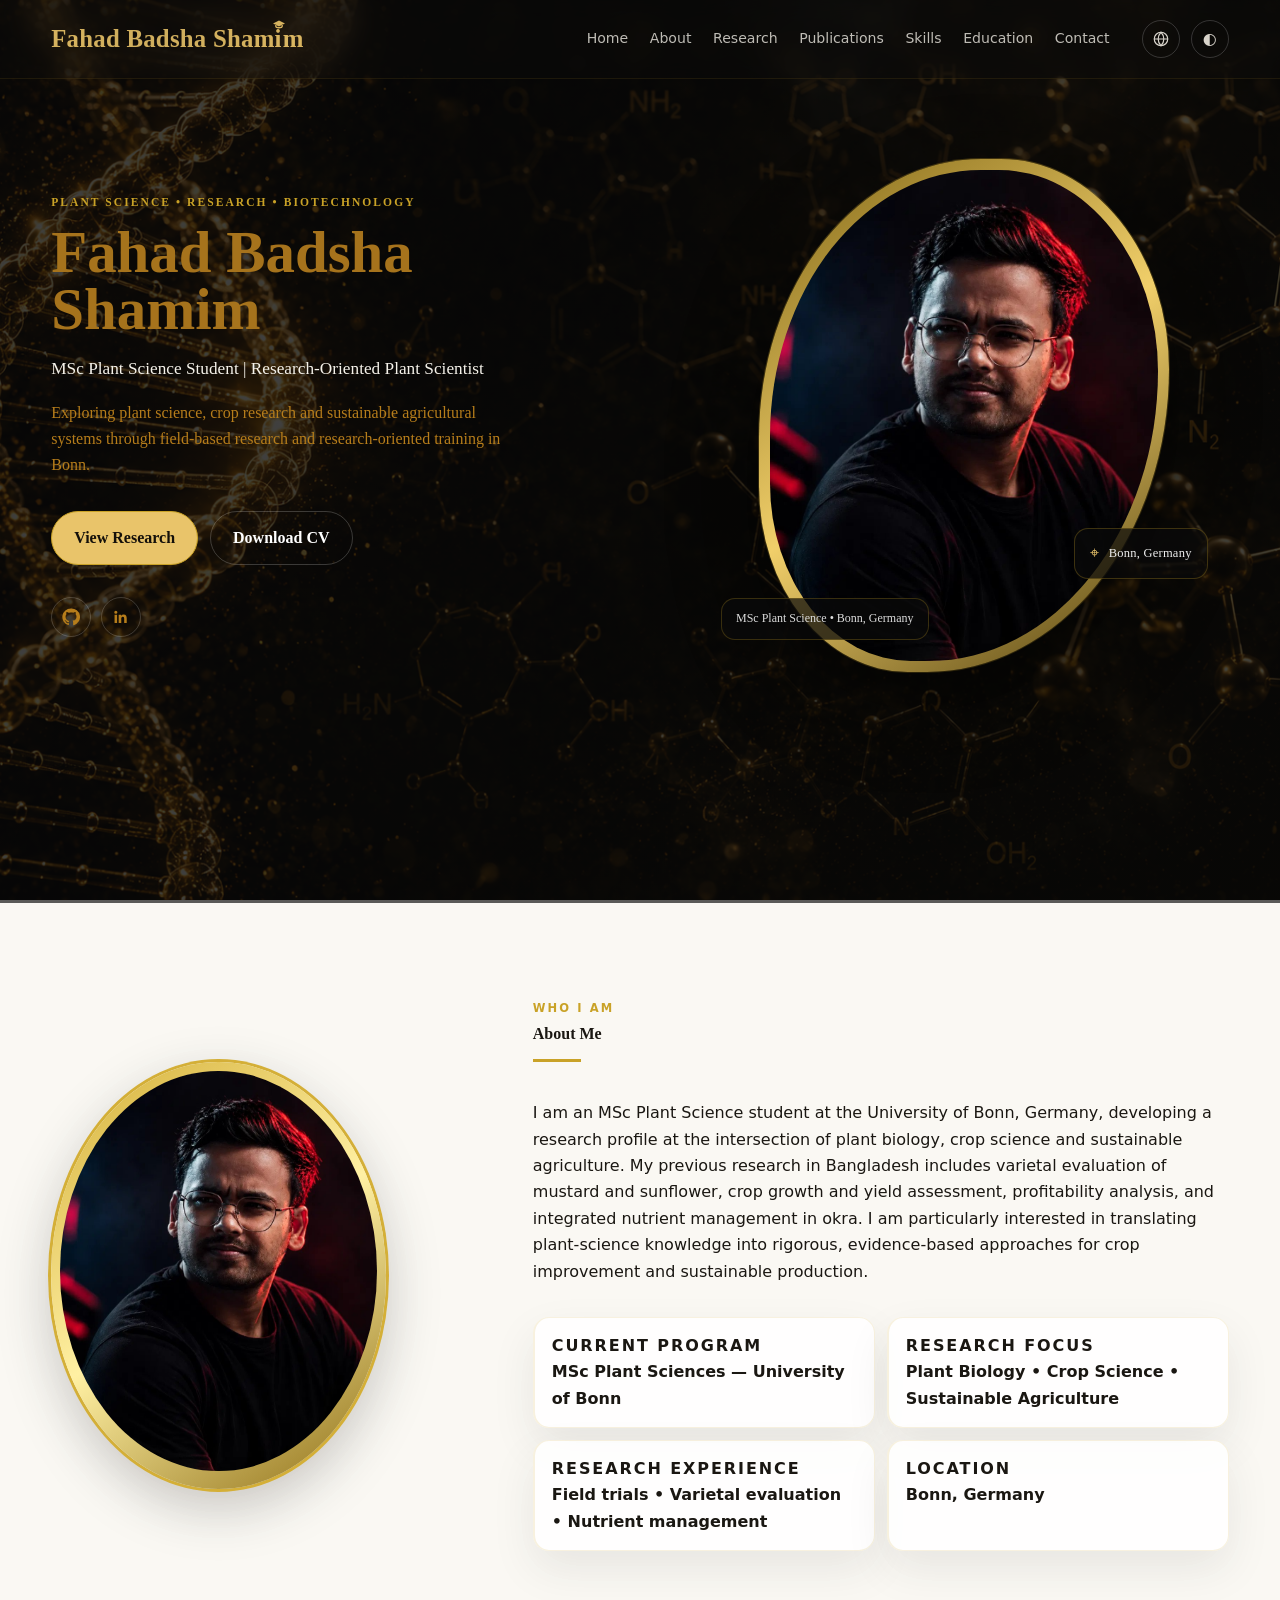
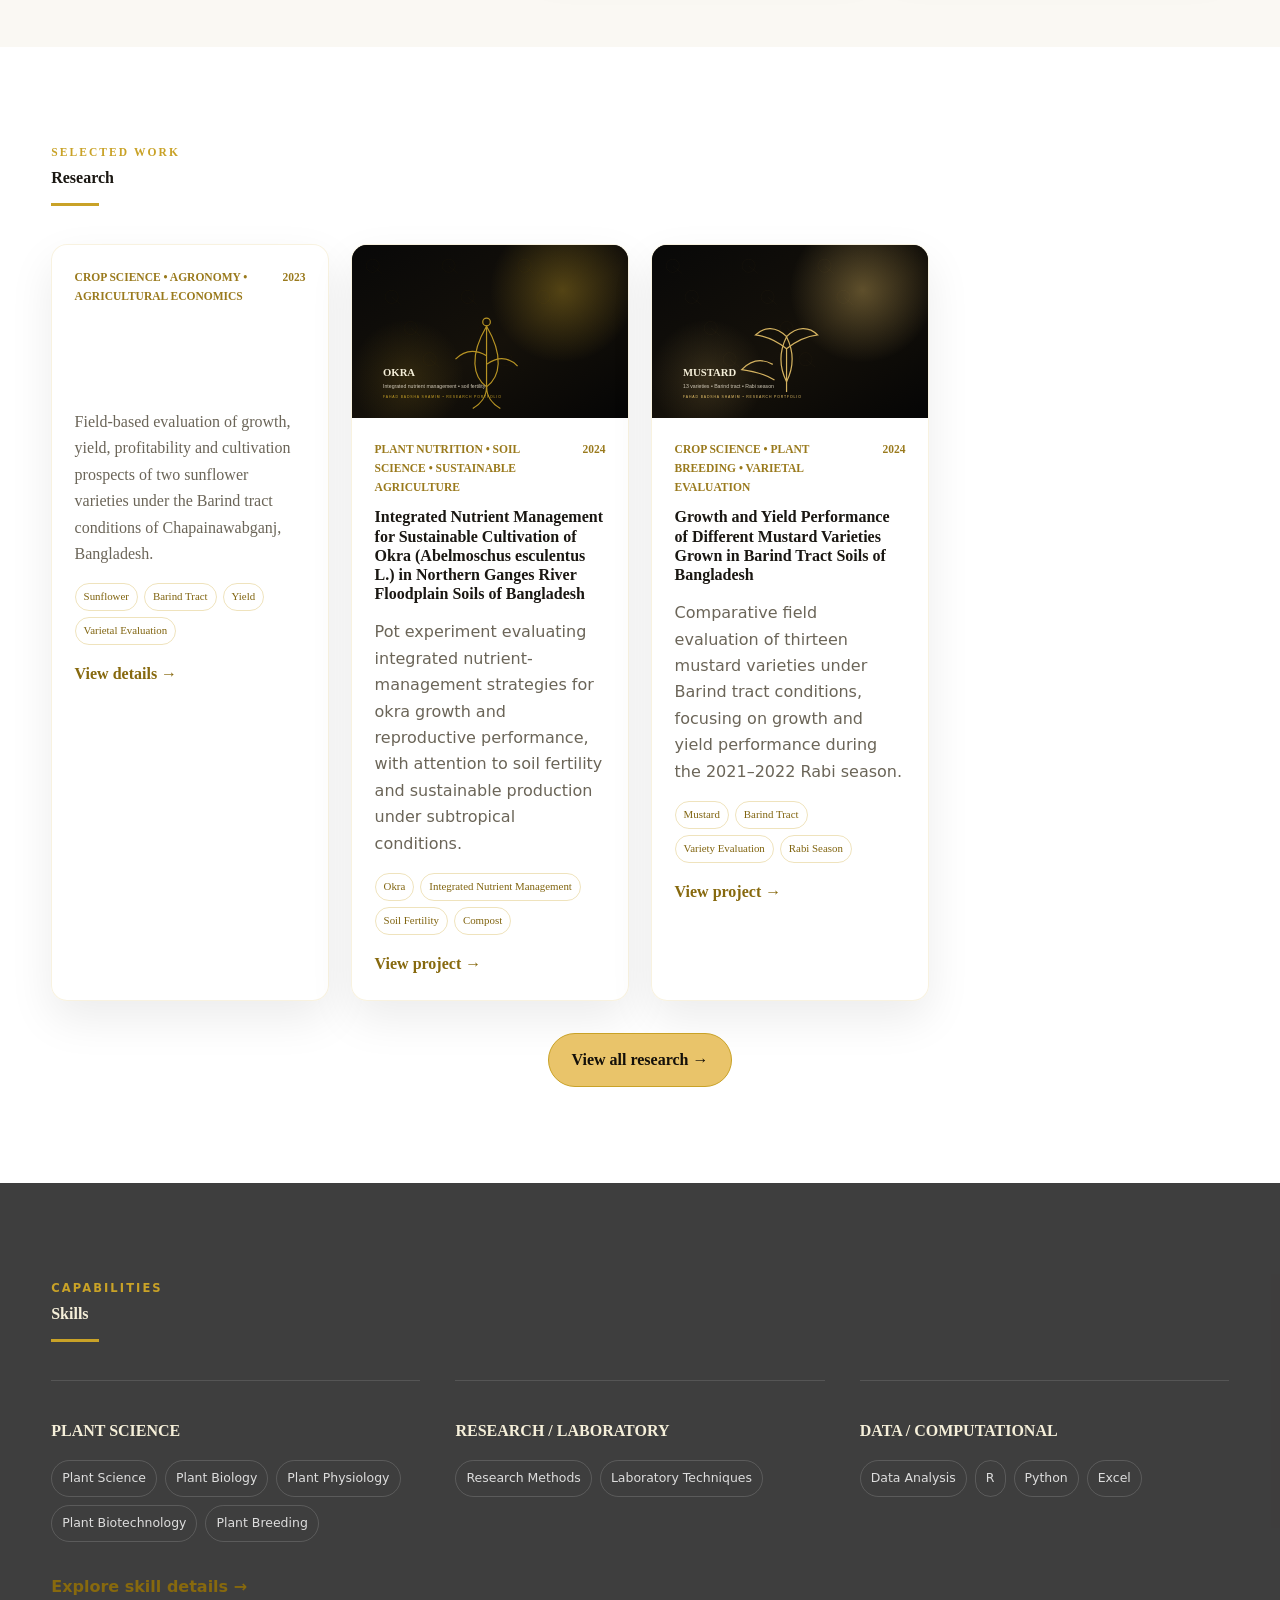
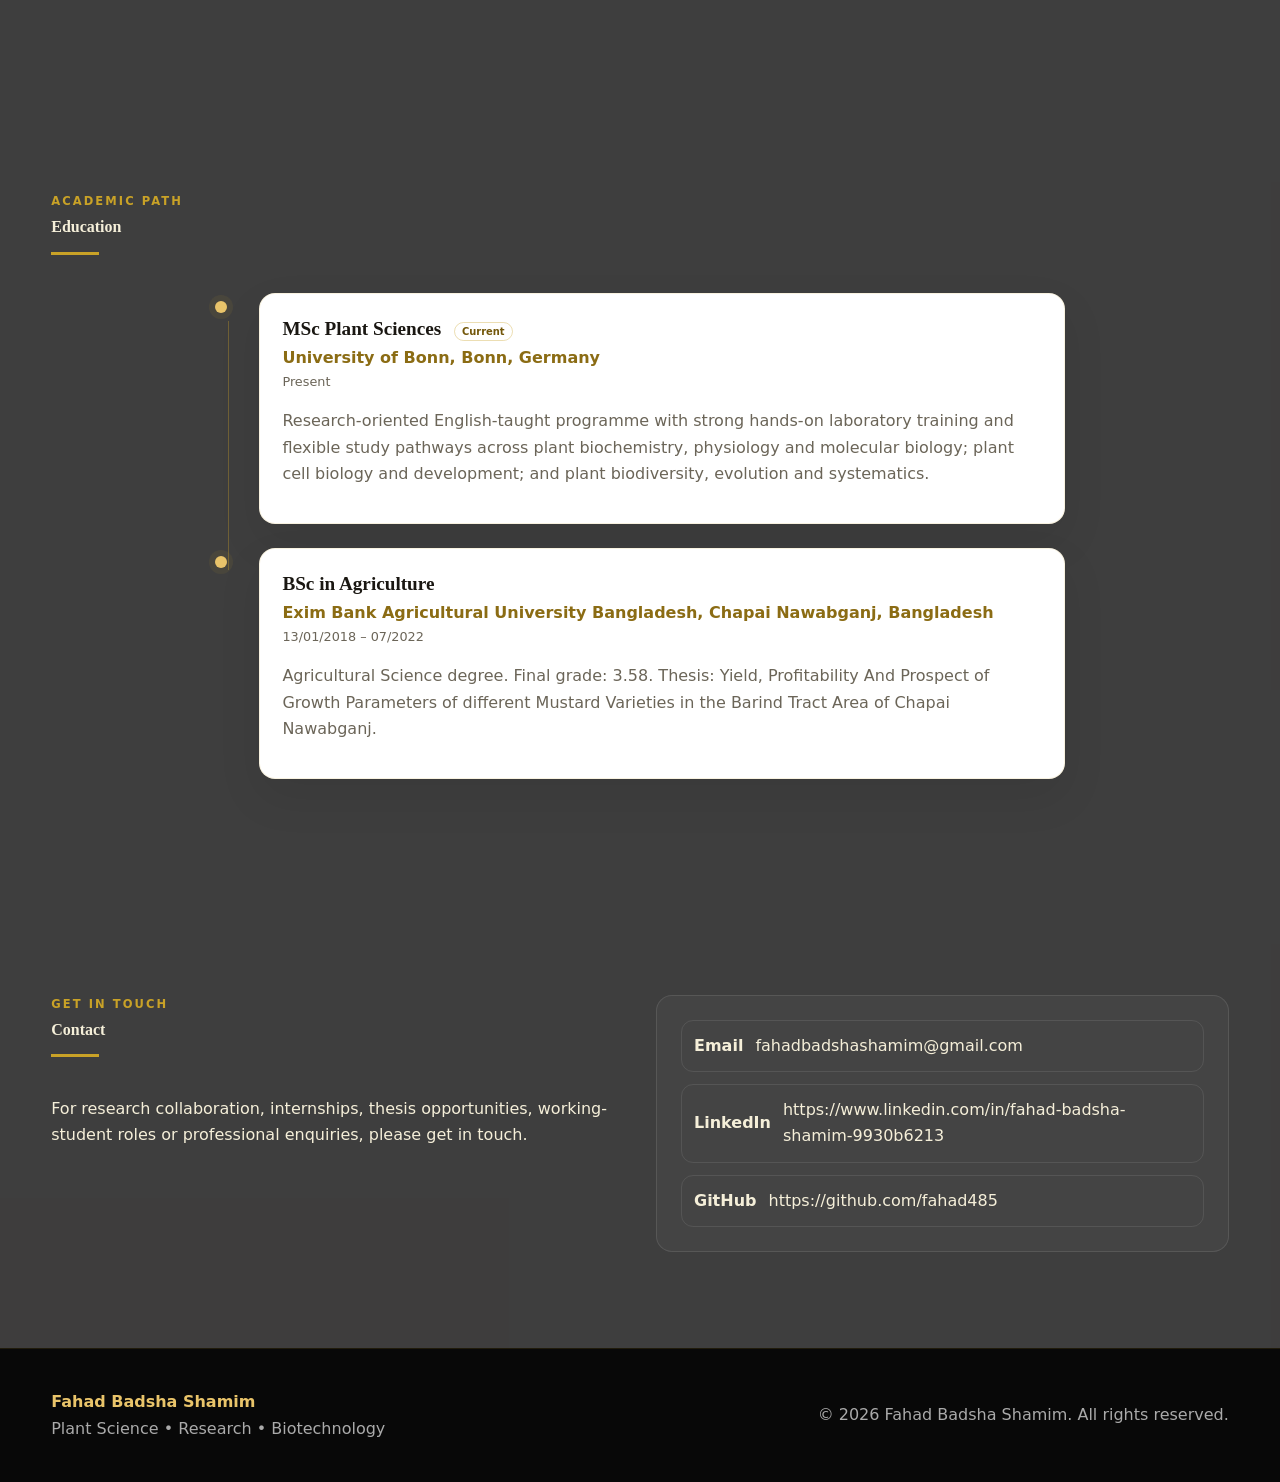
<file: index.html>
<!doctype html><html lang="en"><head><meta charset="utf-8"><meta name="viewport" content="width=device-width,initial-scale=1"><title>Fahad Badsha Shamim — Plant Science Researcher</title><meta name="description" content="Fahad Badsha Shamim — MSc Plant Science student and research-oriented plant scientist."><meta http-equiv="Content-Security-Policy" content="default-src 'self'; script-src 'self'; style-src 'self' 'unsafe-inline'; img-src 'self' data:; connect-src 'self'; base-uri 'self'; form-action 'self'; object-src 'self'"><link rel="stylesheet" href="css/style.css"></head><body><header id="siteHeader" class="site-header"></header><main><section id="hero" class="hero scientific-bg"></section><section id="about" class="section light"></section><section id="researchPreview" class="section light"></section><section id="skills" class="section dark scientific-bg"></section><section id="education" class="section dark scientific-bg"></section><section id="contact" class="section dark scientific-bg"></section></main><footer id="footer" class="footer"></footer><script src="js/data.js"></script><script src="js/main.js"></script></body></html>
</file>
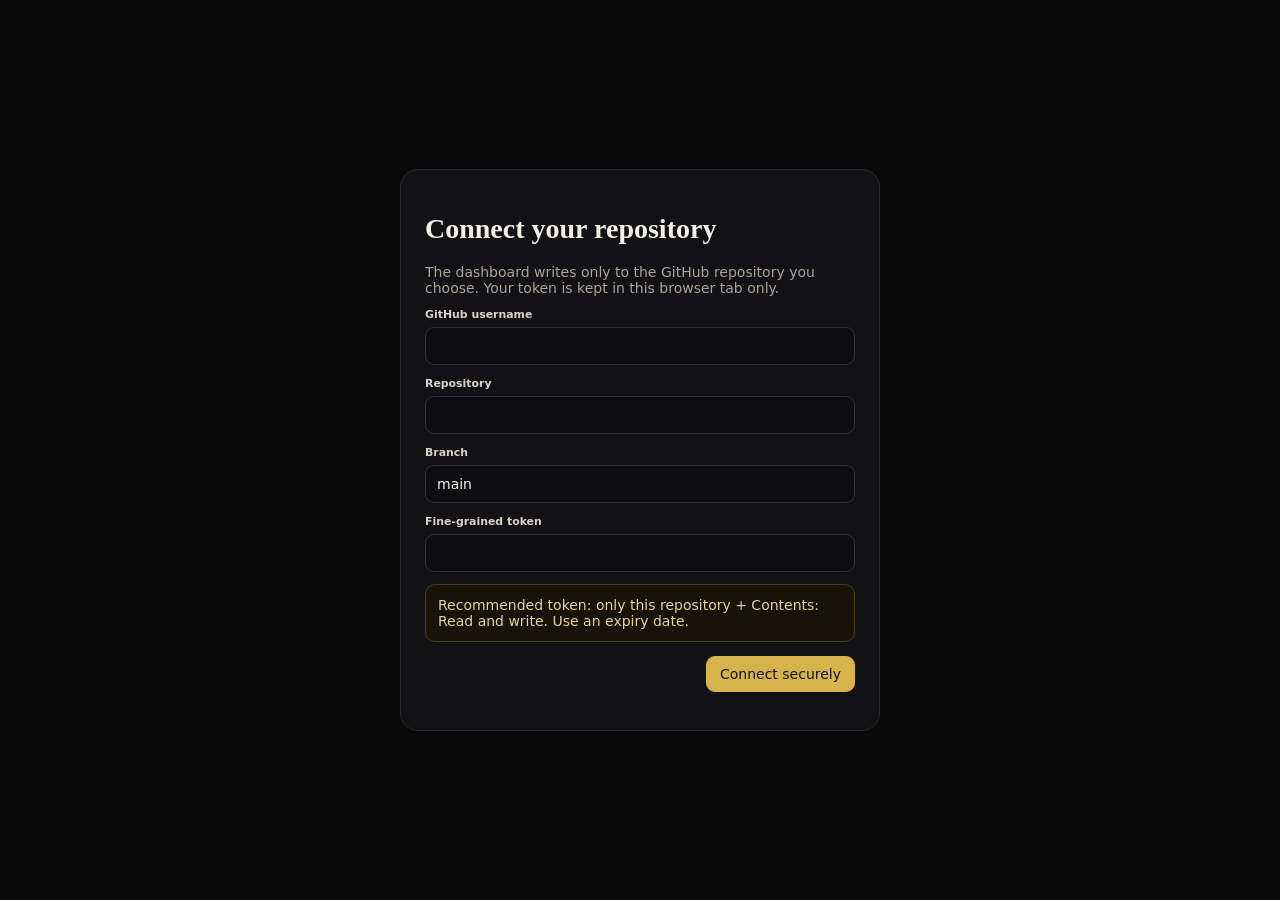
<file: admin/index.html>
<!doctype html><html lang="en"><head><meta charset="utf-8"><meta name="viewport" content="width=device-width,initial-scale=1"><title>Portfolio Admin — Fahad Badsha Shamim</title><meta http-equiv="Content-Security-Policy" content="default-src 'self'; script-src 'self' 'unsafe-inline'; style-src 'self' 'unsafe-inline'; img-src 'self' data: blob: https://raw.githubusercontent.com; connect-src 'self' https://api.github.com; base-uri 'self'; form-action 'self'; object-src 'self'"><link rel="stylesheet" href="../css/dashboard.css"></head><body>
<div id="setupScreen" class="screen hidden"><div class="screen-card"><h1>Connect your repository</h1><p class="sub">The dashboard writes only to the GitHub repository you choose. Your token is kept in this browser tab only.</p><form id="setupForm"><div class="field"><label>GitHub username</label><input id="setupOwner" required></div><div class="field"><label>Repository</label><input id="setupRepo" required></div><div class="field"><label>Branch</label><input id="setupBranch" value="main" required></div><div class="field"><label>Fine-grained token</label><input id="setupToken" type="password" autocomplete="off" required></div><div class="notice">Recommended token: only this repository + Contents: Read and write. Use an expiry date.</div><div class="row" style="justify-content:flex-end;margin-top:14px"><button class="btn gold">Connect securely</button></div></form><p id="setupError" class="error"></p></div></div>
<div id="passwordScreen" class="screen hidden"><div class="screen-card"><h1 id="passwordTitle">🔒 Dashboard password</h1><p id="passwordText" class="sub">This is an additional client-side gate. GitHub token access remains the real repository authorization.</p><form id="passwordForm"><div class="field"><label>Password</label><input id="passwordInput" type="password" autocomplete="current-password" required></div><div class="field hidden" id="confirmWrap"><label>Confirm password</label><input id="passwordConfirm" type="password" autocomplete="new-password"></div><div class="row" style="justify-content:flex-end"><button class="btn gold" id="passwordBtn">Unlock</button></div><p id="passwordError" class="error"></p></form></div></div>
<div id="shell" class="shell hidden"><aside id="sidebar" class="side"><div class="brand">Fahad Badsha Shamim · Admin</div><div class="navgroup"><div class="navlabel">Content</div><button class="navbtn active" data-view="overview">◈ Overview</button><button class="navbtn" data-view="home">⌂ Home</button><button class="navbtn" data-view="about">◉ About</button><button class="navbtn" data-view="research">▣ Research</button><button class="navbtn" data-view="publications">◫ Publications</button><button class="navbtn" data-view="skills">◇ Skills</button><button class="navbtn" data-view="education">▤ Education</button><button class="navbtn" data-view="experience">◈ Experience</button><button class="navbtn" data-view="contact">✉ Contact</button><button class="navbtn" data-view="custom">✦ Custom Sections</button></div><div class="navgroup"><div class="navlabel">Design & Media</div><button class="navbtn" data-view="media">▧ Media Library</button><button class="navbtn" data-view="appearance">◐ Appearance</button><button class="navbtn" data-view="navigation">☰ Navigation</button><button class="navbtn" data-view="languages">文 Languages</button></div><div class="navgroup"><div class="navlabel">Profile & Files</div><button class="navbtn" data-view="cv">▤ CV Manager</button><button class="navbtn" data-view="security">⚿ Security</button></div><div class="side-foot"><button class="navbtn" id="viewSite">↗ Open portfolio</button><button class="navbtn" id="logout">⇥ Lock dashboard</button></div></aside><main class="main"><div class="topbar"><div><button class="btn mobile-only" id="mobileMenu">☰</button><h1 id="viewTitle">Overview</h1><p id="viewSub" class="sub">Organise your portfolio without touching code.</p></div><div class="toolbar"><select id="dashLang" class="btn"><option value="en">English</option><option value="de">Deutsch</option><option value="bn">বাংলা</option><option value="es">Español</option><option value="it">Italiano</option></select><span id="connectionState" class="success">● Connected</span><button class="btn" id="editorModeBtn" type="button">Basic tools</button><button class="btn" id="refreshBtn">Refresh</button></div></div><div id="views"></div></main></div>
<div id="modalBackdrop" class="modal-backdrop"><div id="modal" class="modal"></div></div><div id="toastWrap" class="toast-wrap"></div>
<script src="../js/github-api.js"></script><script src="../js/dashboard.js"></script></body></html>
</file>
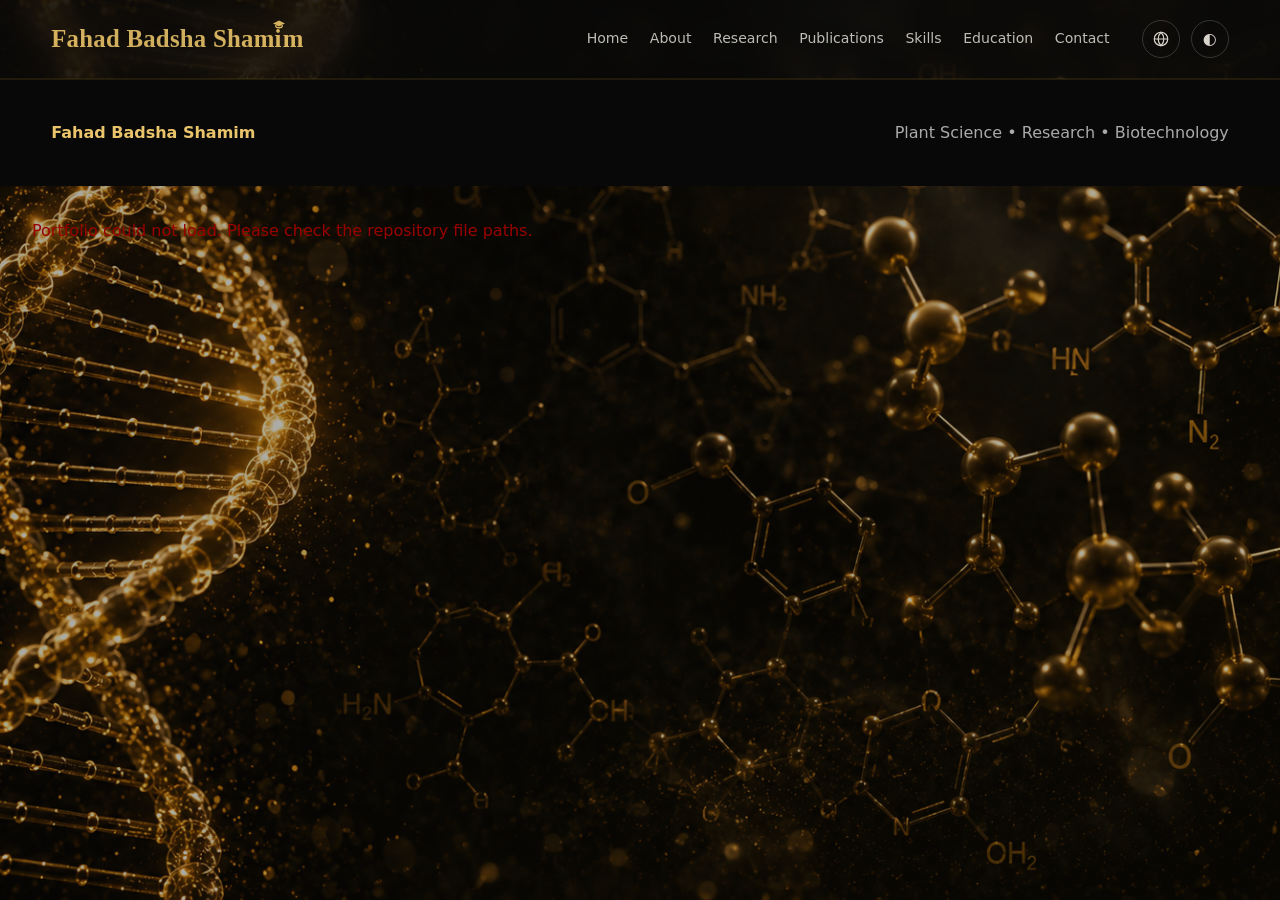
<file: about.html>
<!doctype html><html lang="en"><head><meta charset="utf-8"><meta name="viewport" content="width=device-width,initial-scale=1"><title>About — Fahad Badsha Shamim</title><meta name="description" content="About Fahad Badsha Shamim — MSc Plant Science student and research-oriented plant scientist."><meta http-equiv="Content-Security-Policy" content="default-src 'self'; script-src 'self'; style-src 'self' 'unsafe-inline'; img-src 'self' data:; connect-src 'self'; base-uri 'self'; form-action 'self'; object-src 'self'"><link rel="stylesheet" href="css/style.css"></head><body><header id="siteHeader" class="site-header"></header><main id="page"></main><footer id="footer" class="footer"><div class="container footer-inner"><strong>Fahad Badsha Shamim</strong><span>Plant Science • Research • Biotechnology</span></div></footer><script src="js/data.js"></script><script src="js/main.js"></script></body></html>
</file>
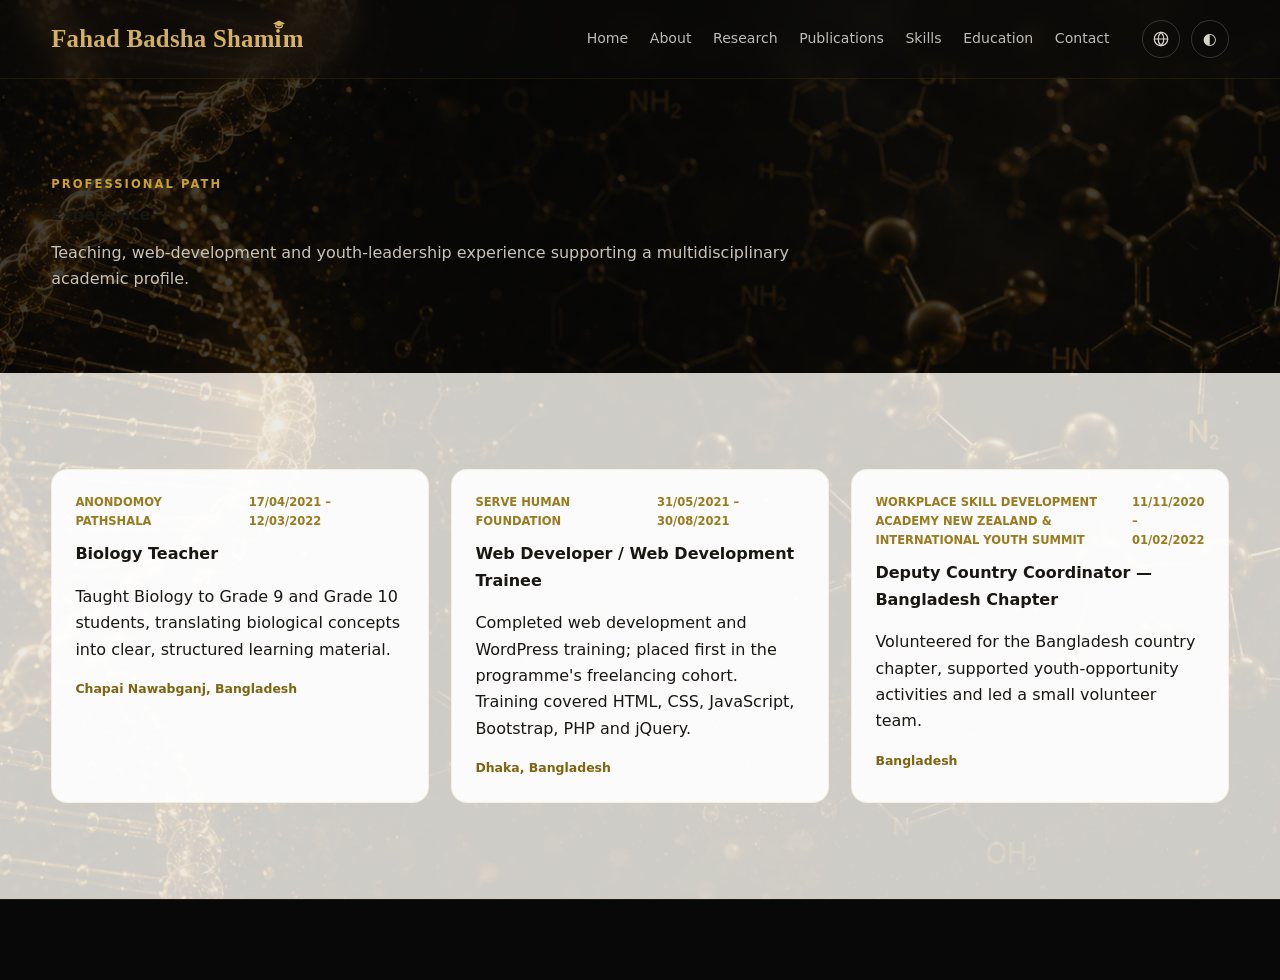
<file: experience.html>
<!doctype html><html lang="en"><head><meta charset="utf-8"><meta name="viewport" content="width=device-width,initial-scale=1"><title>Experience — Fahad Badsha Shamim</title><meta name="description" content="Professional experience of Fahad Badsha Shamim."><meta http-equiv="Content-Security-Policy" content="default-src 'self'; script-src 'self'; style-src 'self' 'unsafe-inline'; img-src 'self' data:; connect-src 'self'; base-uri 'self'; form-action 'self'; object-src 'self'"><link rel="stylesheet" href="css/style.css"></head><body><header id="siteHeader" class="site-header"></header><main id="page"></main><footer id="footer" class="footer"></footer><script src="js/data.js"></script><script src="js/main.js"></script></body></html>
</file>
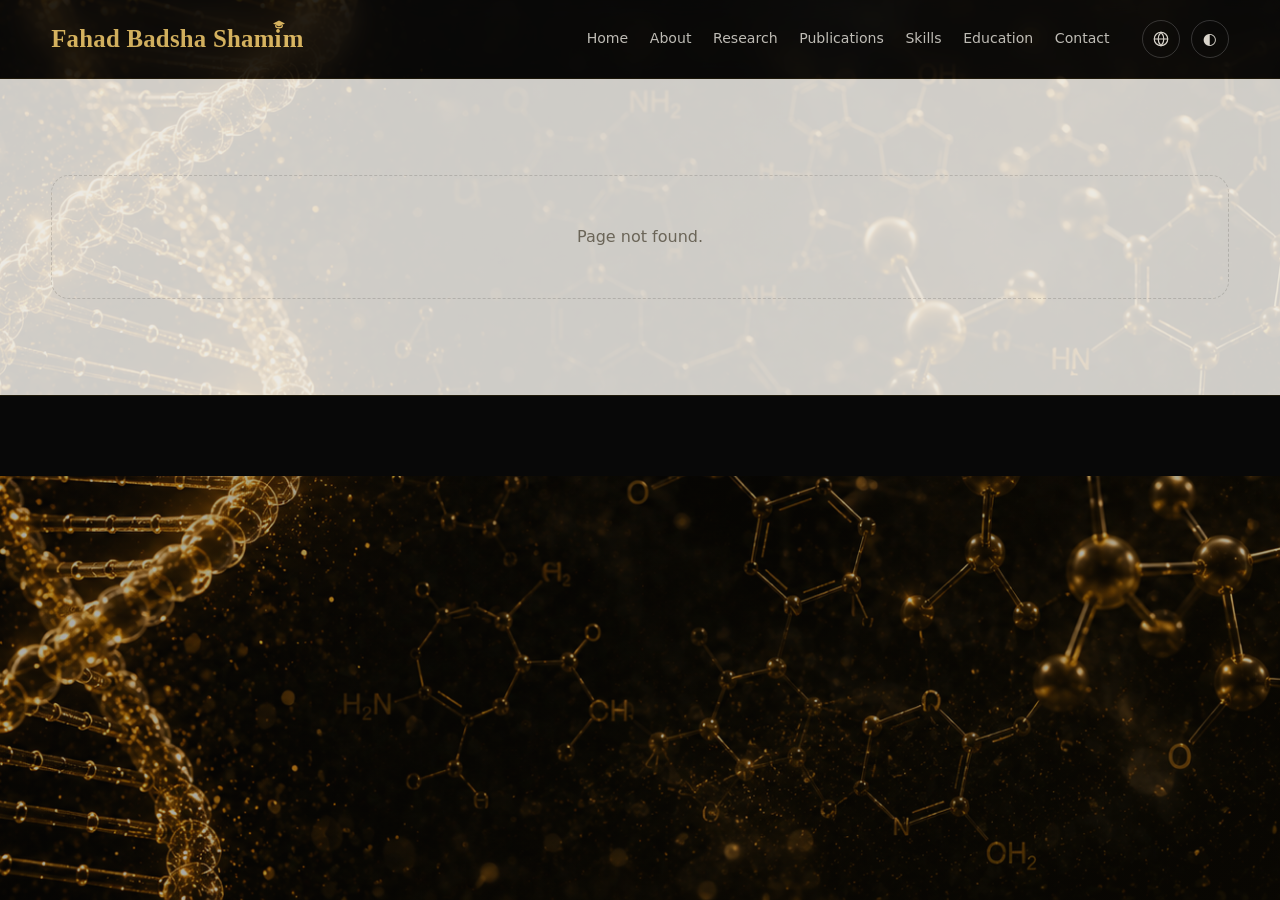
<file: profile-menu-detail.html>
<!doctype html><html lang="en"><head><meta charset="utf-8"><meta name="viewport" content="width=device-width,initial-scale=1"><title>Portfolio — Details</title><link rel="stylesheet" href="css/style.css"></head><body><header id="siteHeader" class="site-header"></header><main id="page"></main><footer id="footer" class="footer"></footer><script src="js/data.js"></script><script src="js/main.js"></script><script>async function renderMenuDetail(){try{const r=await fetch(`data/site.json?v=${Date.now()}`);if(!r.ok)throw new Error('Unable to load site data');const site=await r.json();const slug=new URLSearchParams(location.search).get('item');const item=(site.profileMenuItems||[]).find(x=>x.type==='custom' && x.href.includes(`item=${slug}`));const page=document.getElementById('page');const escHtml=v=>String(v??'').replace(/[&<>\"']/g,c=>({'&':'&amp;','<':'&lt;','>':'&gt;','\"':'&quot;',"'":'&#39;'}[c]));if(!item){page.innerHTML='<section class="section light"><div class="container"><div class="empty">Page not found.</div></div></section>';return}const title=escHtml(item.title||item.label);const label=escHtml(item.label||'DETAIL');const desc=escHtml(item.description||'');const content=escHtml(item.content||'Use the private dashboard to add detailed content for this section.');document.title=`${item.title||item.label} — ${site.name}`;page.innerHTML=`<section class="detail-hero scientific-bg"><div class="container"><div class="eyebrow">${label}</div><h1>${title}</h1>${desc?`<p style="max-width:720px;color:#c9c4b8">${desc}</p>`:''}</div></section><section class="section light"><div class="container"><article class="detail-main"><h2>${title}</h2><div style="white-space:pre-wrap;line-height:1.85;color:#514c43">${content}</div></article></div></section>`}catch(e){document.getElementById('page').innerHTML='<section class="section light"><div class="container"><div class="empty">Unable to load this page.</div></div></section>'}}renderMenuDetail()</script></body></html>
</file>
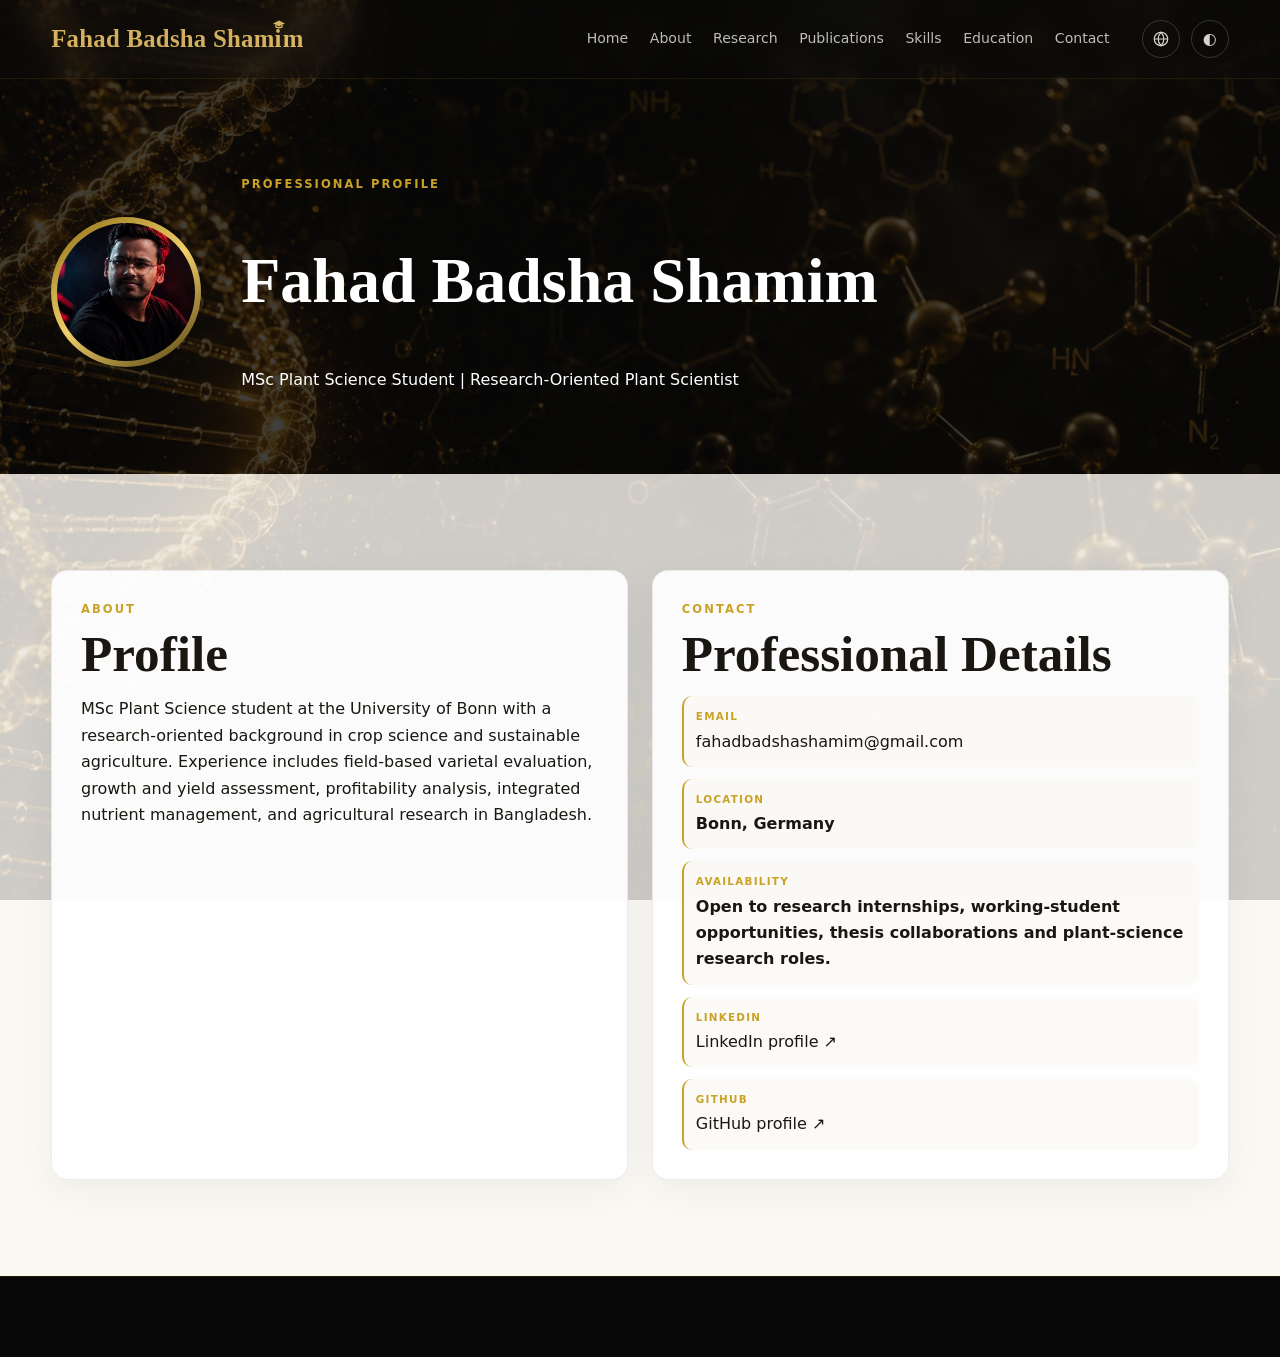
<file: profile.html>
<!doctype html><html lang="en"><head><meta charset="utf-8"><meta name="viewport" content="width=device-width,initial-scale=1"><title>My Profile — Fahad Badsha Shamim</title><meta name="description" content="Professional profile of Fahad Badsha Shamim."><meta http-equiv="Content-Security-Policy" content="default-src 'self'; script-src 'self'; style-src 'self' 'unsafe-inline'; img-src 'self' data:; connect-src 'self'; base-uri 'self'; form-action 'self'; object-src 'self'"><link rel="stylesheet" href="css/style.css"></head><body><header id="siteHeader" class="site-header"></header><main id="page"><section class="detail-hero scientific-bg"><div class="container profile-hero"><div class="profile-avatar-large"><img src="assets/images/profile-fahad.jpg" alt="Fahad Badsha Shamim"></div><div><div class="eyebrow">PROFESSIONAL PROFILE</div><h1>Fahad Badsha Shamim</h1><p>MSc Plant Science Student | Research-Oriented Plant Scientist</p></div></div></section><section class="section light"><div class="container profile-grid"><article class="profile-card"><div class="eyebrow">ABOUT</div><h2 class="section-heading">Profile</h2><p>MSc Plant Science student at the University of Bonn with a research-oriented background in crop science and sustainable agriculture. Experience includes field-based varietal evaluation, growth and yield assessment, profitability analysis, integrated nutrient management, and agricultural research in Bangladesh.</p></article><article class="profile-card"><div class="eyebrow">CONTACT</div><h2 class="section-heading">Professional Details</h2><div class="profile-details"><div><span>Email</span><a href="mailto:fahadbadshashamim@gmail.com">fahadbadshashamim@gmail.com</a></div><div><span>Location</span><strong>Bonn, Germany</strong></div><div><span>Availability</span><strong>Open to research internships, working-student opportunities, thesis collaborations and plant-science research roles.</strong></div><div><span>LinkedIn</span><a href="https://www.linkedin.com/in/fahad-badsha-shamim-9930b6213" target="_blank" rel="noopener noreferrer">LinkedIn profile ↗</a></div><div><span>GitHub</span><a href="https://github.com/fahad485" target="_blank" rel="noopener noreferrer">GitHub profile ↗</a></div></div></article></div></section></main><footer id="footer" class="footer"></footer><script src="js/data.js"></script><script src="js/main.js"></script></body></html>
</file>
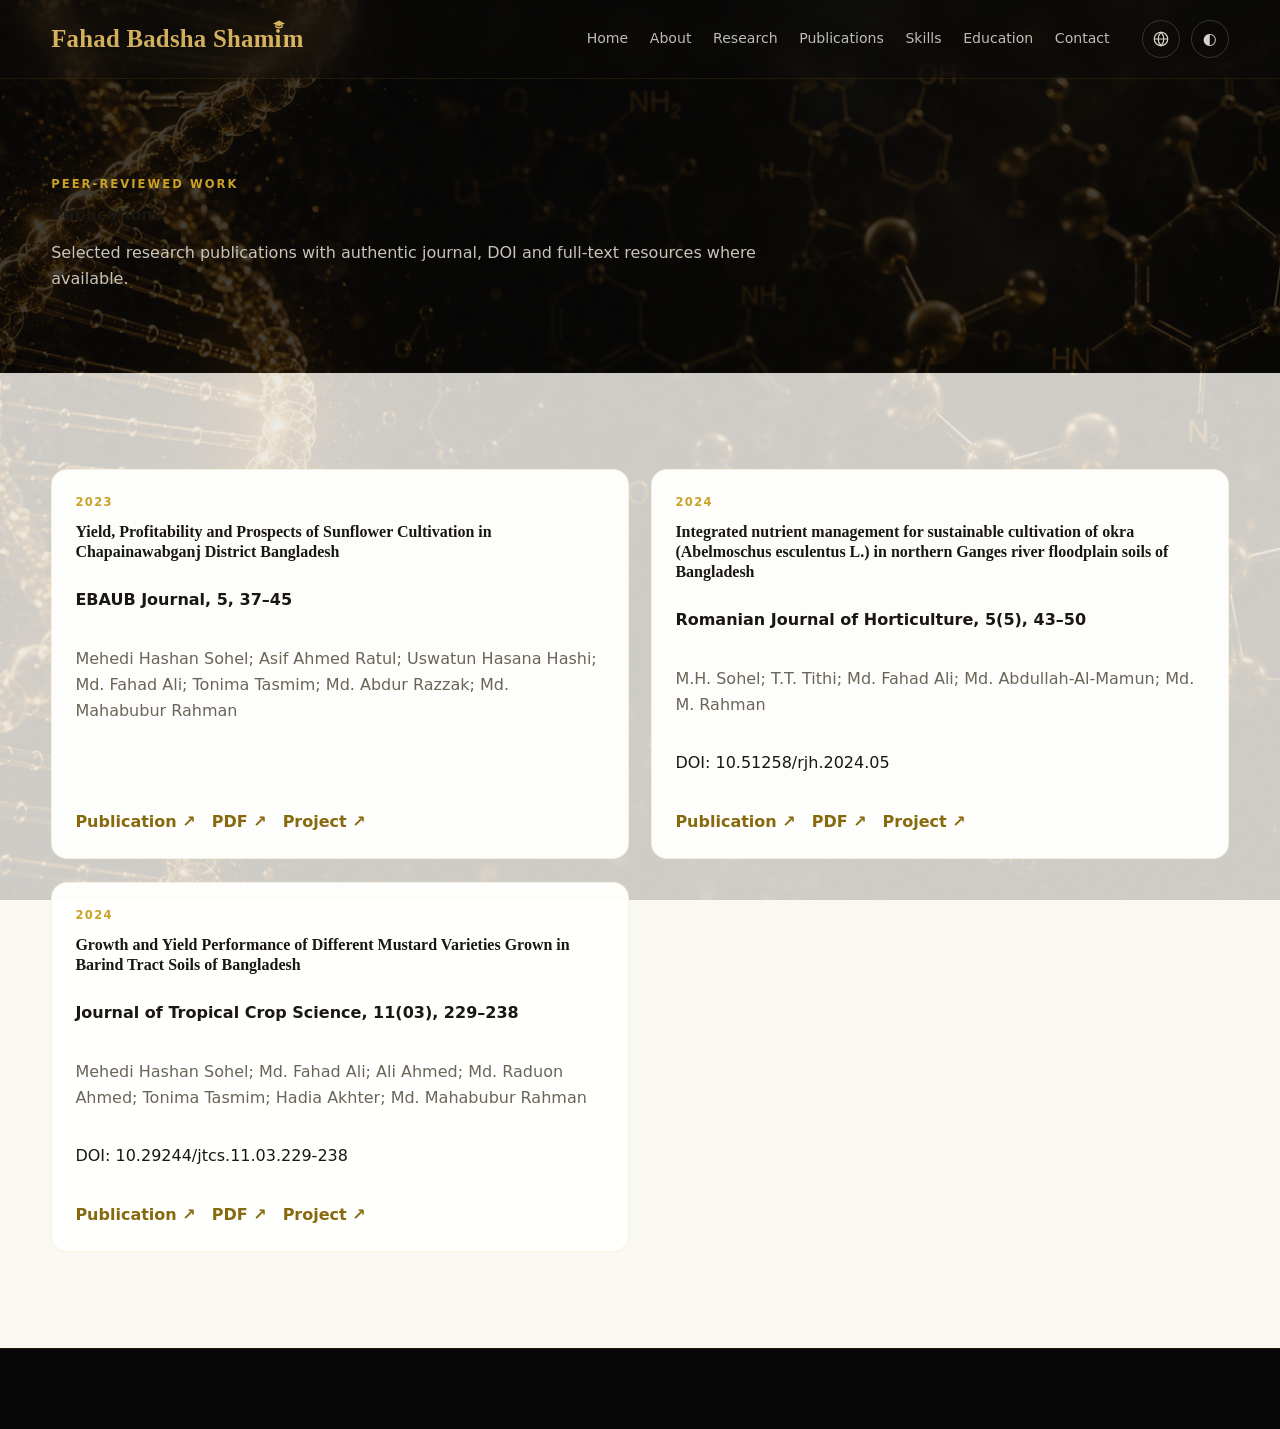
<file: publications.html>
<!doctype html><html lang="en"><head><meta charset="utf-8"><meta name="viewport" content="width=device-width,initial-scale=1"><title>Publications — Fahad Badsha Shamim</title><meta name="description" content="Selected publications by Fahad Badsha Shamim."><meta http-equiv="Content-Security-Policy" content="default-src 'self'; script-src 'self'; style-src 'self' 'unsafe-inline'; img-src 'self' data:; connect-src 'self'; base-uri 'self'; form-action 'self'; object-src 'self'"><link rel="stylesheet" href="css/style.css"></head><body><header id="siteHeader" class="site-header"></header><main id="page"></main><footer id="footer" class="footer"></footer><script src="js/data.js"></script><script src="js/main.js"></script></body></html>
</file>
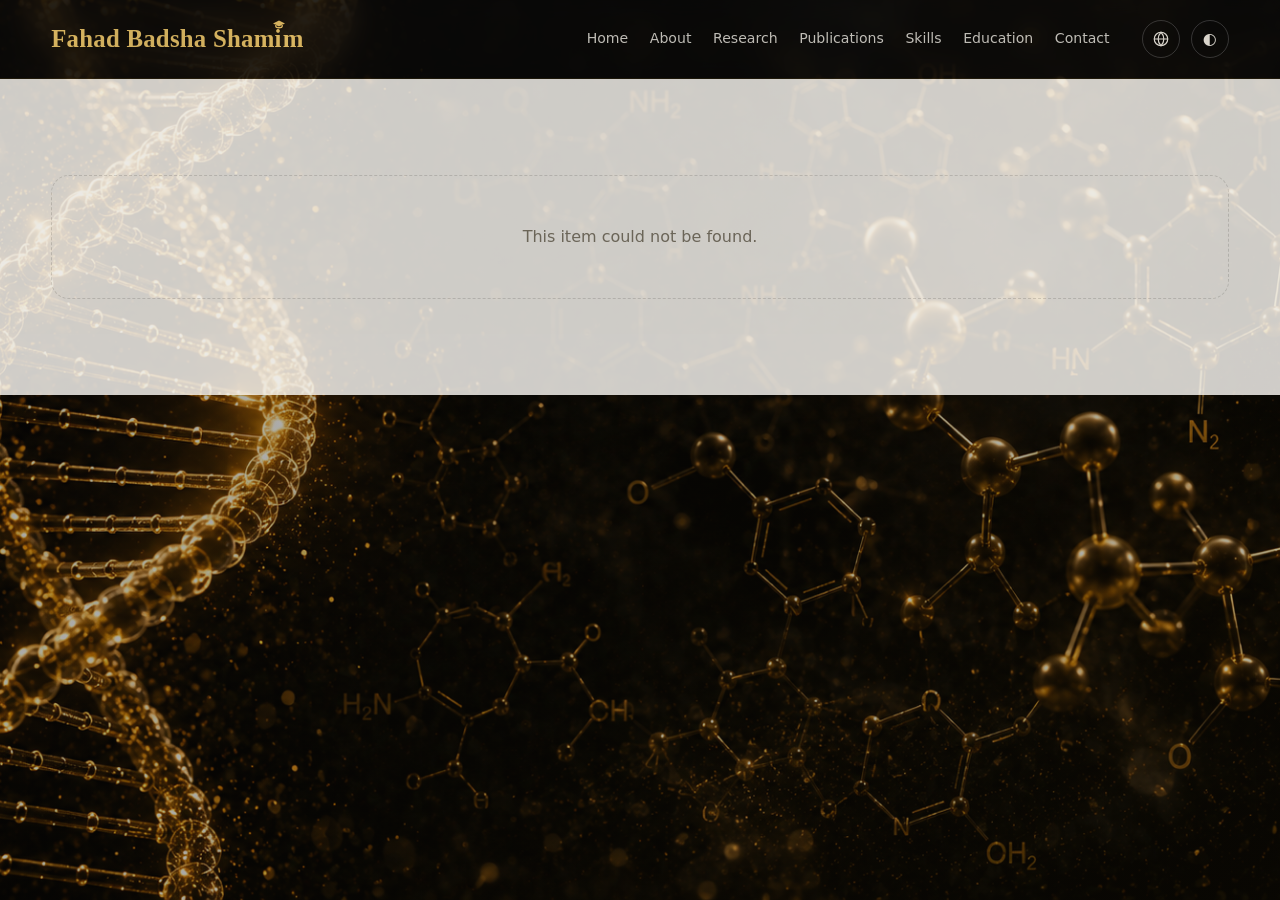
<file: research-detail.html>
<!doctype html><html lang="en"><head><meta charset="utf-8"><meta name="viewport" content="width=device-width,initial-scale=1"><title>Details — Fahad Badsha Shamim</title><meta http-equiv="Content-Security-Policy" content="default-src 'self'; script-src 'self'; style-src 'self' 'unsafe-inline'; img-src 'self' data:; connect-src 'self'; base-uri 'self'; form-action 'self'; object-src 'self'"><link rel="stylesheet" href="css/style.css"></head><body><header id="siteHeader" class="site-header"></header><main id="page"></main><script src="js/data.js"></script><script src="js/main.js"></script></body></html>
</file>
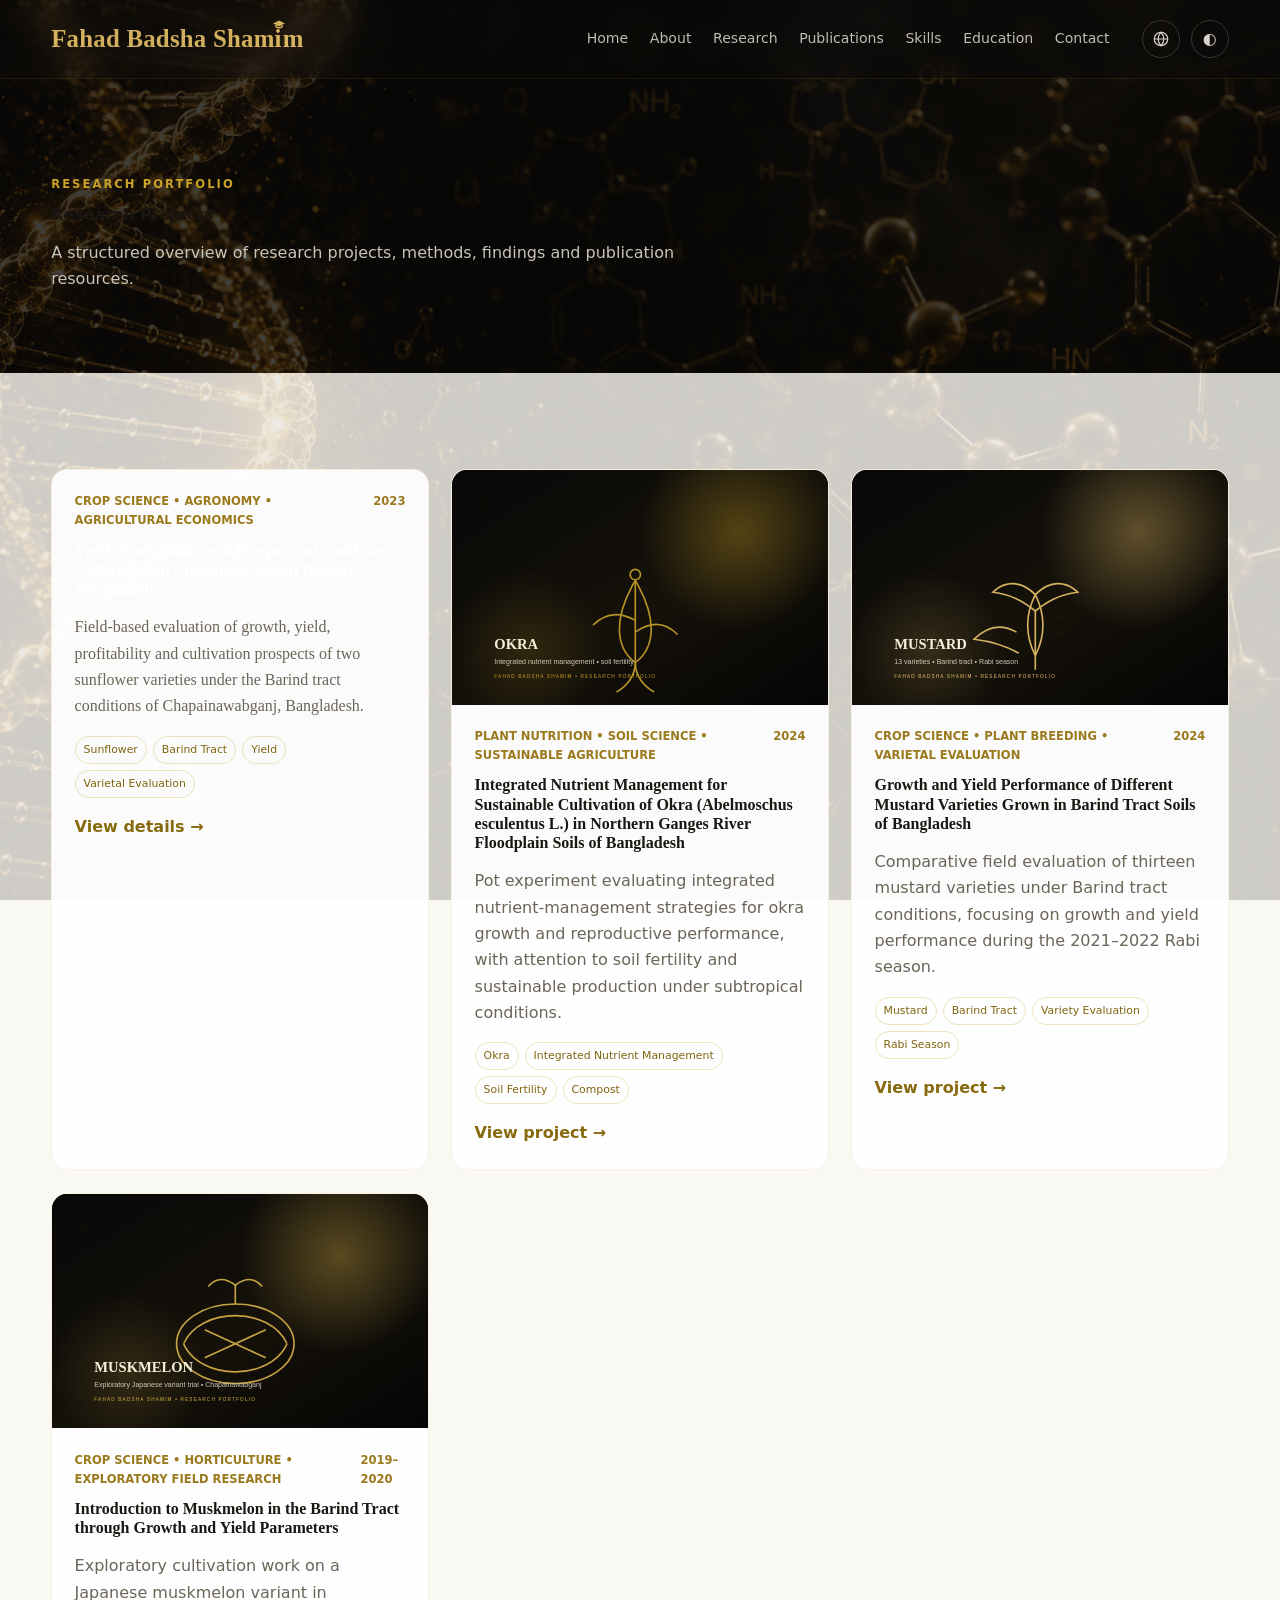
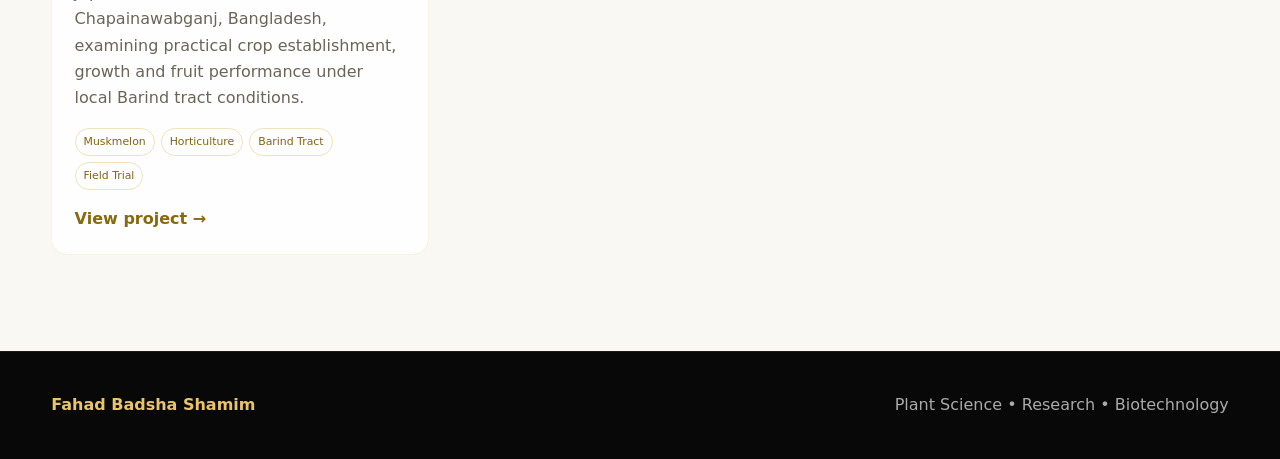
<file: research.html>
<!doctype html><html lang="en"><head><meta charset="utf-8"><meta name="viewport" content="width=device-width,initial-scale=1"><title>Research — Fahad Badsha Shamim</title><meta http-equiv="Content-Security-Policy" content="default-src 'self'; script-src 'self'; style-src 'self' 'unsafe-inline'; img-src 'self' data:; connect-src 'self'; base-uri 'self'; form-action 'self'; object-src 'self'"><link rel="stylesheet" href="css/style.css"></head><body><header id="siteHeader" class="site-header"></header><main id="page"></main><footer id="footer" class="footer"><div class="container footer-inner"><strong>Fahad Badsha Shamim</strong><span>Plant Science • Research • Biotechnology</span></div></footer><script src="js/data.js"></script><script src="js/main.js"></script></body></html>
</file>
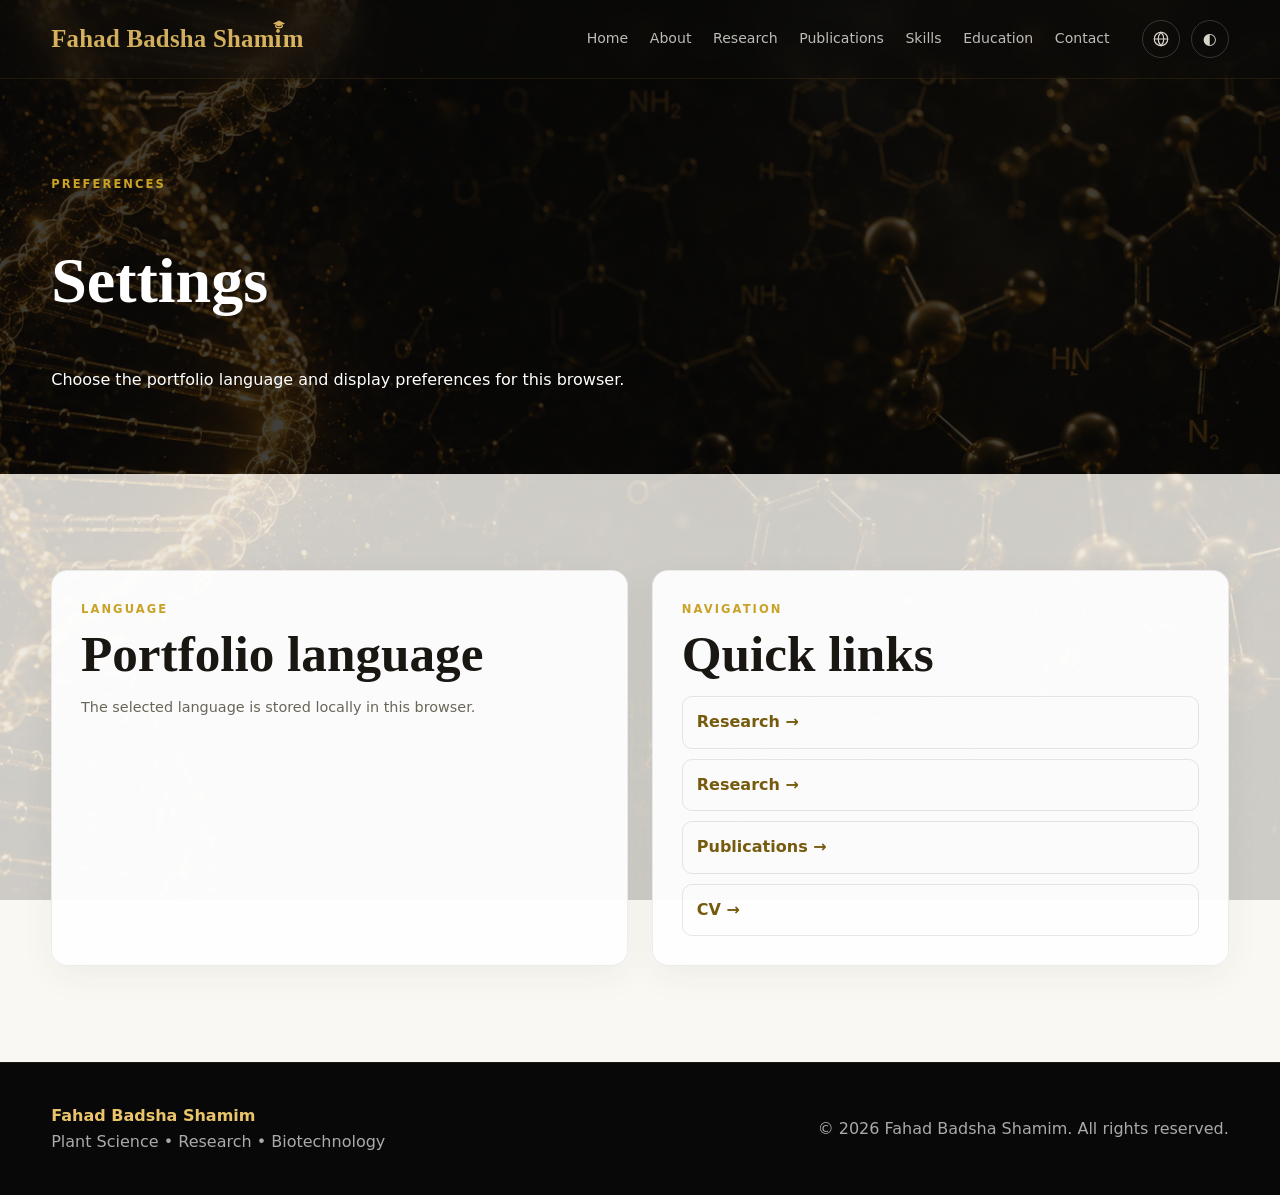
<file: settings.html>
<!doctype html><html lang="en"><head><meta charset="utf-8"><meta name="viewport" content="width=device-width,initial-scale=1"><title>Settings — Fahad Badsha Shamim</title><meta name="description" content="Portfolio display and language settings."><meta http-equiv="Content-Security-Policy" content="default-src 'self'; script-src 'self'; style-src 'self' 'unsafe-inline'; img-src 'self' data:; connect-src 'self'; base-uri 'self'; form-action 'self'; object-src 'self'"><link rel="stylesheet" href="css/style.css"></head><body><header id="siteHeader" class="site-header"></header><main><section class="detail-hero scientific-bg"><div class="container"><div class="eyebrow">PREFERENCES</div><h1>Settings</h1><p>Choose the portfolio language and display preferences for this browser.</p></div></section><section class="section light"><div class="container settings-grid"><article class="profile-card"><div class="eyebrow">LANGUAGE</div><h2 class="section-heading">Portfolio language</h2><div id="settingsLanguage"></div><p class="settings-note">The selected language is stored locally in this browser.</p></article><article class="profile-card"><div class="eyebrow">NAVIGATION</div><h2 class="section-heading">Quick links</h2><div class="settings-links"><a href="research.html">Research →</a><a href="research.html">Research →</a><a href="publications.html">Publications →</a><a href="assets/files/cv.pdf" target="_blank" rel="noopener noreferrer">CV →</a></div></article></div></section></main><footer id="footer" class="footer"></footer><script src="js/data.js"></script><script src="js/main.js"></script><script>window.addEventListener('DOMContentLoaded',async()=>{const d=await loadAll(),dict=await getI18n();document.getElementById('settingsLanguage').appendChild(langSelect(dict,d.languages.enabled));});</script></body></html>
</file>
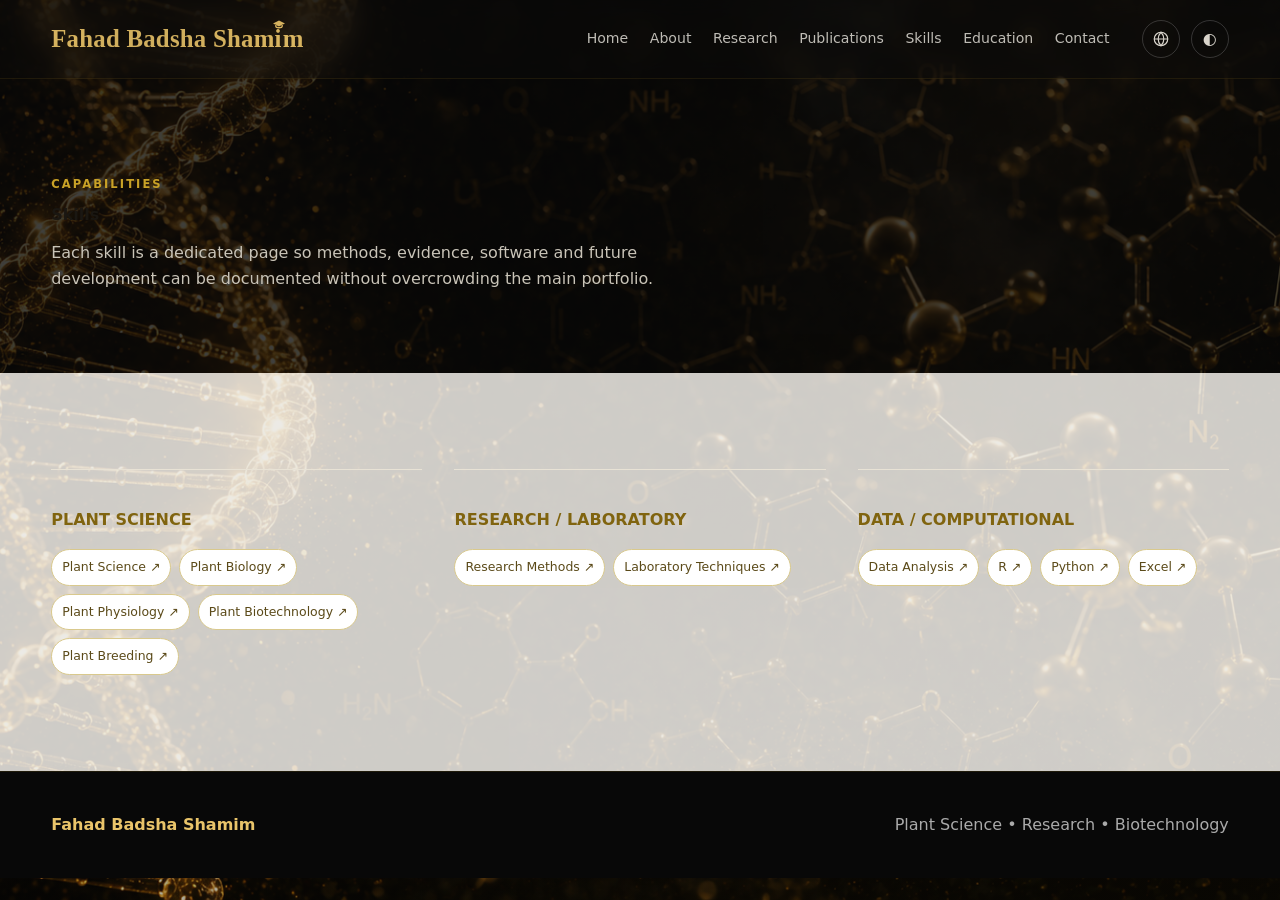
<file: skills.html>
<!doctype html><html lang="en"><head><meta charset="utf-8"><meta name="viewport" content="width=device-width,initial-scale=1"><title>Skills — Fahad Badsha Shamim</title><meta http-equiv="Content-Security-Policy" content="default-src 'self'; script-src 'self'; style-src 'self' 'unsafe-inline'; img-src 'self' data:; connect-src 'self'; base-uri 'self'; form-action 'self'; object-src 'self'"><link rel="stylesheet" href="css/style.css"></head><body><header id="siteHeader" class="site-header"></header><main id="page"></main><footer id="footer" class="footer"><div class="container footer-inner"><strong>Fahad Badsha Shamim</strong><span>Plant Science • Research • Biotechnology</span></div></footer><script src="js/data.js"></script><script src="js/main.js"></script></body></html>
</file>
<file: css/style.css>
:root{--primary:#0B0B0C;--gold:#C9A227;--gold2:#E9C46A;--cream:#FAF8F3;--surface:#fff;--ink:#1A1712;--muted:#6B6558;--dark:#0A0A0B;--dark2:#141311;--white:#F7F8F4;--radius:18px;--shadow:0 24px 70px rgba(0,0,0,.12);--font:Inter,ui-sans-serif,system-ui,-apple-system,"Segoe UI",sans-serif;--display:Georgia,"Times New Roman",serif}*{box-sizing:border-box}html{scroll-behavior:smooth}body{margin:0;font-family:var(--font);color:var(--ink);background:var(--cream);line-height:1.65}a{color:inherit;text-decoration:none}button,input,textarea,select{font:inherit}.container{width:min(1180px,92%);margin:auto}.eyebrow{color:var(--gold);font-size:.72rem;letter-spacing:.18em;font-weight:800;text-transform:uppercase}.section{position:relative;overflow:hidden;padding:7rem 0}.section.scientific-bg:before,.hero.scientific-bg:before,.detail-hero.scientific-bg:before{content:"";position:absolute;inset:0;background-image:var(--scientific-overlay,linear-gradient(135deg,rgba(10,10,11,.97),rgba(25,18,6,.96))),var(--scientific-bg,url('../assets/images/scientific-background.png'));background-size:var(--scientific-fit,cover);background-position:var(--scientific-position,center);opacity:var(--scientific-opacity,.12);pointer-events:none}.section.scientific-bg>*{position:relative;z-index:1}.section.light{background:var(--surface)}.section.light:after{content:"";position:absolute;inset:0;background:var(--scientific-bg,url('../assets/images/scientific-background.png')) var(--scientific-position,center)/var(--scientific-fit,cover) no-repeat;opacity:var(--scientific-light-opacity,.045);mix-blend-mode:multiply;pointer-events:none}.section.light>*{position:relative;z-index:1}.section.dark{background:var(--dark);color:var(--white)}.section.dark:after{content:"";position:absolute;inset:0;background:var(--scientific-bg,url('../assets/images/scientific-background.png')) var(--scientific-position,center)/var(--scientific-fit,cover) no-repeat;opacity:var(--scientific-dark-opacity,.09);pointer-events:none}.section.dark>*{position:relative;z-index:1}.site-header{position:sticky;top:0;z-index:20;background:rgba(10,10,11,.88);backdrop-filter:blur(18px);border-bottom:1px solid rgba(201,162,39,.12)}.nav{height:78px;display:flex;align-items:center;gap:2rem}.brand{font-family:var(--display);font-weight:800;font-size:1.55rem;color:var(--gold2);white-space:nowrap;position:relative;display:inline-flex;align-items:center}.brand .cap-dot{position:absolute;right:23px;top:3px;width:18px;height:12px}.brand .cap-dot svg{width:100%;height:100%;fill:var(--gold2)}.nav-links{display:flex;align-items:center;gap:1.45rem;margin-left:auto}.nav-links a{color:#eee;font-size:.88rem;opacity:.82}.nav-links a:hover,.nav-links a.active{color:var(--gold2);opacity:1}.nav-actions{display:flex;align-items:center;gap:.7rem}.lang-select,.icon-btn,.cv-btn{background:transparent;color:#eee;border:1px solid rgba(255,255,255,.18);border-radius:999px;padding:8px 12px}.lang-select{font-size:.78rem}.cv-btn{border-color:var(--gold);color:var(--gold2);font-weight:800}.menu-btn{display:none;background:none;border:0;color:white;font-size:1.5rem}.hero{min-height:calc(100vh - 78px);background:linear-gradient(135deg,#080808,#171108);color:var(--white);position:relative;overflow:hidden;padding:6rem 0}.hero>*{position:relative;z-index:1}.hero-grid{display:grid;grid-template-columns:1.05fr .95fr;gap:4rem;align-items:center}.hero h1{font-family:var(--display);font-size:clamp(3.3rem,6.2vw,6rem);line-height:.98;margin:.7rem 0 1rem}.hero h1 span{color:var(--gold2)}.hero-tagline{font-size:1.18rem;color:#f5f2ea}.hero-desc{max-width:56ch;color:#c8c3b7;font-size:1.03rem}.actions{display:flex;gap:12px;flex-wrap:wrap;margin:2rem 0}.btn{display:inline-flex;align-items:center;justify-content:center;gap:8px;padding:13px 22px;border-radius:999px;border:1px solid rgba(255,255,255,.2);font-weight:750;cursor:pointer}.btn-primary{background:var(--button-bg,var(--gold2));color:var(--button-text,#14100a);border-color:var(--button-border,var(--gold2))}.btn-outline{color:white}.hero-social{display:flex;gap:10px}.social{width:40px;height:40px;border:1px solid rgba(255,255,255,.18);border-radius:50%;display:grid;place-items:center}.portrait-wrap{position:relative;display:flex;justify-content:center}.portrait{width:min(430px,90%);aspect-ratio:4/5;border-radius:48% 52% 48% 52%;padding:11px;background:linear-gradient(145deg,#7f6515,#f1cf6a,#4b3a0b);box-shadow:0 40px 100px rgba(0,0,0,.6);overflow:hidden}.portrait img{width:100%;height:100%;object-fit:cover;border-radius:inherit}.hero-badge{position:absolute;bottom:2rem;left:4%;background:rgba(10,10,10,.72);border:1px solid rgba(201,162,39,.25);padding:10px 14px;border-radius:14px;font-size:.75rem;color:#ddd}.section-heading{font-family:var(--display);font-size:clamp(2.2rem,4vw,3.5rem);line-height:1.05;margin:.5rem 0 1rem}.rule{width:48px;height:3px;background:var(--gold);margin-bottom:2.4rem}.about-grid{display:grid;grid-template-columns:.75fr 1.25fr;gap:4rem;align-items:center}.about-photo{width:min(360px,100%);aspect-ratio:4/5;border-radius:48% 52% 48% 52%;padding:9px;background:linear-gradient(145deg,#d4af37,#fff0a3,#8c6c13);box-shadow:var(--shadow)}.about-photo img{width:100%;height:100%;object-fit:cover;border-radius:inherit}.about-body{font-size:1.03rem;color:var(--muted)}.info-grid{display:grid;grid-template-columns:repeat(2,1fr);gap:12px;margin-top:2rem}.info-card{background:rgba(255,255,255,.85);border:1px solid rgba(26,23,18,.08);border-left:2px solid var(--gold);border-radius:12px;padding:15px 17px}.info-card .label{font-size:.65rem;color:var(--gold);font-weight:800;letter-spacing:.12em}.info-card .value{font-family:var(--display);font-weight:700}.research-grid{display:grid;grid-template-columns:repeat(3,1fr);gap:1.4rem}.research-card{background:rgba(255,255,255,.92);border:1px solid rgba(26,23,18,.08);border-radius:var(--radius);overflow:hidden;box-shadow:0 10px 35px rgba(0,0,0,.05);transition:.3s}.research-card:hover{transform:translateY(-6px);box-shadow:var(--shadow)}.research-thumb{aspect-ratio:16/10;background:#111;overflow:hidden}.research-thumb img{width:100%;height:100%;object-fit:cover}.research-body{padding:1.4rem}.meta{display:flex;justify-content:space-between;gap:10px;color:#9a7a1d;font-size:.72rem;font-weight:800;text-transform:uppercase}.research-card h3{font-family:var(--display);font-size:1.35rem;line-height:1.2;margin:.65rem 0}.research-card p{color:var(--muted);font-size:.92rem}.tags{display:flex;gap:6px;flex-wrap:wrap;margin:1rem 0}.tag{font-size:.68rem;border:1px solid rgba(201,162,39,.3);border-radius:999px;padding:4px 8px;color:#80640f}.link-arrow{font-weight:800;color:#87690e}.skills-grid{display:grid;grid-template-columns:repeat(3,1fr);gap:2rem}.skill-category{border-top:1px solid rgba(255,255,255,.12);padding-top:1.3rem}.skill-category h3{font-size:.7rem;letter-spacing:.14em;color:var(--gold2);text-transform:uppercase}.pills{display:flex;gap:8px;flex-wrap:wrap}.pill{border:1px solid rgba(255,255,255,.15);padding:7px 10px;border-radius:999px;color:#ddd;font-size:.78rem}.timeline{max-width:850px;margin:auto}.timeline-item{display:grid;grid-template-columns:28px 1fr;gap:1rem;position:relative}.timeline-item:not(:last-child):before{content:"";position:absolute;left:13px;top:28px;bottom:-22px;width:1px;background:rgba(201,162,39,.35)}.timeline-dot{width:12px;height:12px;border-radius:50%;background:var(--gold2);margin-top:8px;box-shadow:0 0 0 6px rgba(201,162,39,.08)}.edu-card{background:#fff;border:1px solid rgba(26,23,18,.08);padding:1.2rem 1.4rem;border-radius:14px;margin-bottom:1.5rem}.degree{font-family:var(--display);font-weight:800;font-size:1.2rem}.inst{color:#8b6c14;font-weight:700}.period{font-size:.8rem;color:var(--muted)}.current-badge{font:700 .62rem var(--font);color:#73570a;border:1px solid rgba(201,162,39,.35);padding:3px 7px;border-radius:999px;margin-left:8px}.contact-grid{display:grid;grid-template-columns:1fr 1fr;gap:2rem;align-items:start}.contact-card{border:1px solid rgba(255,255,255,.1);background:rgba(255,255,255,.03);border-radius:18px;padding:1.5rem}.contact-list{display:grid;gap:12px}.contact-item{display:flex;gap:12px;align-items:center;padding:12px;border:1px solid rgba(255,255,255,.09);border-radius:12px}.footer{background:#080808;color:#aaa;padding:2.5rem 0;border-top:1px solid rgba(201,162,39,.12)}.footer-inner{display:flex;justify-content:space-between;gap:1rem;align-items:center}.footer strong{color:var(--gold2)}.detail-hero{background:#090909;color:white;position:relative;padding:6rem 0 4rem;overflow:hidden}.detail-hero>*{position:relative;z-index:1}.detail-hero h1{font-family:var(--display);font-size:clamp(2.5rem,5vw,4.8rem);max-width:900px;line-height:1.05}.detail-layout{display:grid;grid-template-columns:1fr 320px;gap:3rem}.detail-main{background:#fff;border-radius:18px;padding:2rem;border:1px solid rgba(26,23,18,.08)}.detail-side{position:sticky;top:100px;height:max-content;background:#fff;border:1px solid rgba(26,23,18,.08);border-radius:18px;padding:1.3rem}.detail-side a{display:block;padding:10px 0;border-bottom:1px solid #eee;color:#765a0d;font-weight:700}.detail-side a:last-child{border-bottom:0}.detail-main h2{font-family:var(--display);font-size:1.8rem}.result-list{padding-left:1.2rem}.skill-detail-grid{display:grid;grid-template-columns:1fr 300px;gap:2rem}.skill-detail-card{background:#fff;border:1px solid rgba(26,23,18,.08);border-radius:18px;padding:1.8rem}.empty{padding:3rem;border:1px dashed rgba(26,23,18,.15);border-radius:18px;text-align:center;color:var(--muted)}.hidden{display:none!important}@media(max-width:900px){.nav-links{display:none;position:absolute;left:4%;right:4%;top:72px;background:#111;border:1px solid rgba(255,255,255,.1);padding:1rem;border-radius:14px;flex-direction:column;align-items:flex-start}.nav-links.open{display:flex}.menu-btn{display:block}.nav-actions{margin-left:auto}.hero-grid,.about-grid,.contact-grid,.detail-layout,.skill-detail-grid{grid-template-columns:1fr}.portrait-wrap{order:-1}.research-grid,.skills-grid{grid-template-columns:1fr 1fr}.detail-side{position:static}.hero{padding:4rem 0}.section{padding:5rem 0}}@media(max-width:600px){.brand{font-size:1.25rem}.brand .cap-dot{right:18px;top:2px;width:15px}.nav{gap:.7rem}.lang-select{padding:7px 8px}.cv-btn{display:none}.hero h1{font-size:3.1rem}.research-grid,.skills-grid,.info-grid{grid-template-columns:1fr}.section-heading{font-size:2.4rem}.footer-inner{flex-direction:column;text-align:center}.hero-badge{left:2%;bottom:1rem}.detail-main{padding:1.2rem}}
.publication-grid{display:grid;grid-template-columns:repeat(3,1fr);gap:1.4rem}.publication-card{background:rgba(255,255,255,.95);border:1px solid rgba(26,23,18,.08);border-radius:var(--radius);padding:1.45rem;box-shadow:0 10px 35px rgba(0,0,0,.05);display:flex;flex-direction:column}.publication-grid-page{grid-template-columns:repeat(2,1fr)}.publication-year{font-size:.72rem;letter-spacing:.12em;font-weight:800;color:var(--gold);text-transform:uppercase}.publication-card h3{font-family:var(--display);font-size:1.35rem;line-height:1.25;margin:.6rem 0}.publication-venue{font-weight:800;color:#765a0d}.publication-authors,.doi{font-size:.82rem;color:var(--muted)}.publication-actions{display:flex;gap:1rem;flex-wrap:wrap;margin-top:auto;padding-top:1rem}.btn-outline-dark{border:1px solid rgba(26,23,18,.18);color:#2a261e;background:#fff}.experience-grid{display:grid;grid-template-columns:repeat(3,1fr);gap:1.4rem}.experience-card{background:rgba(255,255,255,.92);border:1px solid rgba(26,23,18,.08);border-radius:var(--radius);padding:1.45rem;box-shadow:0 10px 35px rgba(0,0,0,.04)}.experience-card h3,.experience-card h2{font-family:var(--display);margin:.65rem 0}.experience-card p{color:var(--muted);line-height:1.7}.experience-location{font-size:.78rem;color:#80640f;font-weight:750}@media(max-width:900px){.publication-grid,.experience-grid{grid-template-columns:1fr 1fr}.publication-grid-page{grid-template-columns:1fr}}@media(max-width:600px){.publication-grid,.experience-grid{grid-template-columns:1fr}}
/* === Final visual corrections: exact scientific background + professional navigation === */
.site-header{background:rgba(8,8,9,.18);backdrop-filter:blur(12px);transition:background .25s ease,box-shadow .25s ease,border-color .25s ease,color .25s ease}
.site-header.scrolled{background:rgba(255,255,255,.96);border-bottom:1px solid rgba(26,23,18,.10);box-shadow:0 8px 30px rgba(0,0,0,.08)}
.site-header.scrolled .nav-links a{color:#29251e;opacity:.82}
.site-header.scrolled .nav-links a:hover,.site-header.scrolled .nav-links a.active{color:var(--gold);opacity:1}
.site-header.scrolled .menu-btn{color:#29251e}
.site-header.scrolled .header-icon{color:#29251e;border-color:rgba(26,23,18,.16)}
.site-header.scrolled .profile-trigger{border-color:rgba(26,23,18,.18)}
.site-header.scrolled .brand{color:#C9A227}
.brand{color:#E9C46A;letter-spacing:-.01em}
.brand .i-brand{position:relative;display:inline-block;line-height:1}
.brand .i-letter{position:relative;display:inline-block}
.brand .cap-dot{position:absolute;left:50%;top:-.62em;width:.78em;height:.54em;transform:translateX(-50%);display:block;pointer-events:none}
.brand .cap-dot svg{width:100%;height:100%;fill:currentColor;display:block}
.header-icon{width:38px;height:38px;border-radius:50%;display:grid;place-items:center;border:1px solid rgba(255,255,255,.18);background:transparent;color:#eee;cursor:pointer;padding:8px}
.header-icon svg{width:18px;height:18px;fill:none;stroke:currentColor;stroke-width:1.7}
.profile-menu-wrap{position:relative}
.profile-trigger{width:42px;height:42px;border-radius:50%;padding:2px;border:1px solid rgba(201,162,39,.55);background:rgba(10,10,10,.45);cursor:pointer;display:block}
.profile-trigger img{width:100%;height:100%;border-radius:50%;object-fit:cover;display:block}
.profile-menu,.language-menu{position:absolute;right:0;top:calc(100% + 12px);width:250px;background:rgba(20,19,17,.98);border:1px solid rgba(201,162,39,.25);border-radius:16px;box-shadow:0 25px 60px rgba(0,0,0,.35);padding:9px;display:none;z-index:80}
.profile-menu.open,.language-menu.open{display:block}
.language-menu{width:155px;right:54px}
.language-menu button,.profile-menu a{display:block;width:100%;padding:10px 12px;border:0;border-radius:10px;background:transparent;color:#eee;text-align:left;font-size:.86rem;cursor:pointer}
.language-menu button:hover,.profile-menu a:hover{background:rgba(201,162,39,.10);color:var(--gold2)}
.profile-menu-head{display:flex;gap:10px;align-items:center;padding:8px 8px 12px;border-bottom:1px solid rgba(255,255,255,.08);margin-bottom:5px}
.profile-menu-head img{width:42px;height:42px;border-radius:50%;object-fit:cover;border:1px solid rgba(201,162,39,.45)}
.profile-menu-head strong{display:block;color:#f5f2ea;font-size:.84rem}
.profile-menu-head span{display:block;color:#a9a49b;font-size:.68rem;line-height:1.4;margin-top:2px}
.profile-menu-divider{height:1px;background:rgba(255,255,255,.08);margin:5px 4px}
.site-header.scrolled .profile-menu,.site-header.scrolled .language-menu{background:rgba(255,255,255,.99);border-color:rgba(26,23,18,.10)}
.site-header.scrolled .language-menu button,.site-header.scrolled .profile-menu a{color:#29251e}
.site-header.scrolled .language-menu button:hover,.site-header.scrolled .profile-menu a:hover{background:#f7f1df;color:#80640f}
.site-header.scrolled .profile-menu-head{border-bottom-color:rgba(26,23,18,.08)}
.site-header.scrolled .profile-menu-head strong{color:#29251e}
.site-header.scrolled .profile-menu-head span{color:#716b60}
.site-header.scrolled .profile-menu-divider{background:rgba(26,23,18,.08)}

.section.scientific-bg:before,.hero.scientific-bg:before,.detail-hero.scientific-bg:before{
 background-image:var(--scientific-bg,url('../assets/images/scientific-background.png'));
 background-size:var(--scientific-fit,cover);
 background-position:var(--scientific-position,center);
 background-repeat:no-repeat;
 opacity:var(--scientific-opacity,.18);
 mix-blend-mode:normal;
}
.section.light:after{
 opacity:var(--scientific-light-opacity,.085);
 mix-blend-mode:multiply;
 background-repeat:no-repeat;
}
.section.dark:after{opacity:var(--scientific-dark-opacity,.17);mix-blend-mode:screen}
.hero h1{font-size:clamp(3rem,5.1vw,4.85rem);max-width:720px;letter-spacing:-.025em}
.hero h1 span{color:inherit}
.hero-tagline{font-size:1.08rem;max-width:700px}
.hero-desc{max-width:58ch}
.portrait{width:min(410px,86%);aspect-ratio:4/5;border-radius:50%;padding:10px;box-shadow:0 28px 80px rgba(0,0,0,.55),0 0 0 1px rgba(201,162,39,.32)}
.portrait img{border-radius:50%}
.about-photo{width:min(335px,100%);aspect-ratio:4/5;border-radius:50%;padding:8px}
.about-photo img{border-radius:50%}
.profile-hero{display:grid;grid-template-columns:150px 1fr;gap:2.5rem;align-items:center}
.profile-avatar-large{width:150px;height:150px;padding:6px;border-radius:50%;background:linear-gradient(145deg,#8c6c13,#f1cf6a,#4b3a0b)}
.profile-avatar-large img{width:100%;height:100%;object-fit:cover;border-radius:50%}
.profile-grid{display:grid;grid-template-columns:1fr 1fr;gap:1.5rem}
.profile-card{background:rgba(255,255,255,.92);border:1px solid rgba(26,23,18,.08);border-radius:18px;padding:1.8rem;box-shadow:0 10px 35px rgba(0,0,0,.05)}
.profile-details{display:grid;gap:12px}
.profile-details>div{padding:12px;border-left:2px solid var(--gold);background:rgba(250,248,243,.72);border-radius:10px}
.profile-details span{display:block;font-size:.65rem;color:var(--gold);font-weight:800;letter-spacing:.12em;text-transform:uppercase}
.profile-details a,.profile-details strong{display:block;margin-top:3px}
.settings-grid{display:grid;grid-template-columns:1fr 1fr;gap:1.5rem}
.settings-note{color:var(--muted);font-size:.9rem}
.settings-links{display:grid;gap:10px}
.settings-links a{padding:12px 14px;border:1px solid rgba(26,23,18,.10);border-radius:10px;color:#765a0d;font-weight:750}
@media(max-width:900px){
 .profile-grid,.settings-grid,.profile-hero{grid-template-columns:1fr}
 .profile-avatar-large{width:120px;height:120px}
 .profile-hero{gap:1.3rem}
}
@media(max-width:600px){
 .nav{height:70px}
 .brand{font-size:1.12rem}
 .profile-trigger{width:38px;height:38px}
 .header-icon{width:36px;height:36px}
 .language-menu{right:48px}
 .hero h1{font-size:3rem;max-width:100%}
 .hero-grid{gap:2.3rem}
 .portrait{width:min(300px,78vw)}
}

.social svg{width:18px;height:18px;display:block}.social-text{font-size:.62rem;font-weight:900;letter-spacing:-.04em}

/* FINAL VISUAL REFINEMENTS — v4 */
.brand{font-size:1.38rem;letter-spacing:.01em;color:var(--gold2)}
.site-header.scrolled .brand{color:var(--gold)}
.brand-i{position:relative;display:inline-block;line-height:1;min-width:.33em}
.brand-i .i-letter{position:relative;z-index:1}
.brand-i .cap-dot{position:absolute;left:50%;top:-.52em;width:.62em;height:.43em;transform:translateX(-50%);z-index:3;pointer-events:none}
.brand-i .cap-dot svg{display:block;width:100%;height:100%;fill:var(--gold2)}
.nav{height:76px}
.nav-links{gap:1.35rem}
.nav-links a{font-size:.84rem;color:#f4f1e9;opacity:.88}
.nav-actions{position:relative}
.header-icon,.theme-btn{width:38px;height:38px;padding:0;display:grid;place-items:center;border-radius:50%;background:transparent;color:#f5f1e8;border:1px solid rgba(255,255,255,.20);cursor:pointer}
.header-icon svg{width:18px;height:18px;fill:none;stroke:currentColor;stroke-width:1.6}
.language-menu{position:absolute;right:46px;top:48px;min-width:150px;padding:7px;background:rgba(15,15,16,.97);border:1px solid rgba(201,162,39,.22);border-radius:14px;box-shadow:0 18px 45px rgba(0,0,0,.35);display:none;z-index:40}
.language-menu.open{display:grid}
.language-menu button{border:0;background:transparent;color:#eee;text-align:left;padding:9px 11px;border-radius:9px;cursor:pointer}
.language-menu button:hover{background:rgba(201,162,39,.12);color:var(--gold2)}
.future-menu{display:none!important}

.hero{min-height:calc(100vh - 76px);padding:5rem 0}
.hero h1{font-size:clamp(2.75rem,5vw,4.65rem);line-height:.98;max-width:680px;letter-spacing:-.015em}
.hero h1 span{color:var(--gold2)}

/* Keep the exact supplied scientific background recognizable while preserving readability. */
.hero.scientific-bg:before,.detail-hero.scientific-bg:before,.section.scientific-bg:before,.section.light:after,.section.dark:after{background-image:var(--scientific-bg,url('../assets/images/scientific-background.png'));background-size:cover;background-position:center}
.hero.scientific-bg:before{background-image:linear-gradient(rgba(8,8,8,.58),rgba(14,10,5,.66)),var(--scientific-bg,url('../assets/images/scientific-background.png'));opacity:1}
.detail-hero.scientific-bg:before{background-image:linear-gradient(rgba(8,8,8,.62),rgba(14,10,5,.70)),var(--scientific-bg,url('../assets/images/scientific-background.png'));opacity:1}
.section.light:after{background-image:linear-gradient(rgba(250,248,243,.87),rgba(250,248,243,.87)),var(--scientific-bg,url('../assets/images/scientific-background.png'));opacity:1;mix-blend-mode:normal}
.section.dark:after{background-image:linear-gradient(rgba(10,10,11,.78),rgba(10,10,11,.78)),var(--scientific-bg,url('../assets/images/scientific-background.png'));opacity:1}
.section.light>*{position:relative;z-index:1}
.section.dark>*{position:relative;z-index:1}

/* Preserve the earlier portrait treatment. */
.portrait{border-radius:48% 52% 48% 52%;padding:11px;background:linear-gradient(145deg,#7f6515,#f1cf6a,#4b3a0b);}
.about-photo{border-radius:48% 52% 48% 52%;padding:9px;background:linear-gradient(145deg,#d4af37,#fff0a3,#8c6c13)}

@media(max-width:900px){
 .nav{height:68px}.brand{font-size:1.05rem}.nav-links{top:64px;background:rgba(12,12,13,.96);backdrop-filter:blur(16px)}
 .hero{min-height:auto;padding:4rem 0}.hero h1{font-size:clamp(2.55rem,12vw,4rem)}
 .brand-i .cap-dot{top:-.50em;width:.60em;height:.41em}
}

.custom-section{position:relative}.custom-section-grid{display:grid;grid-template-columns:minmax(0,.55fr) minmax(0,1.45fr);gap:3rem;align-items:center}.custom-section-media{border-radius:18px;overflow:hidden;border:1px solid rgba(201,162,39,.18);box-shadow:var(--shadow)}.custom-section-media img{display:block;width:100%;height:100%;min-height:260px;object-fit:cover}.custom-section-body{font-size:1.02rem;color:var(--muted);max-width:75ch}.section.dark .custom-section-body{color:#c9c4b8}@media(max-width:900px){.custom-section-grid{grid-template-columns:1fr}.custom-section-media{max-width:520px}}

/* v5 dashboard-driven design controls and final visual fixes */
:root{--heading-weight:700;--letter-spacing:0px;--line-height:1.65;--content-max:1180px;--button-radius:10px;--section-spacing:6rem;--shadow-strength:.18}
.container{width:min(var(--content-max),92%)}
.section{padding:var(--section-spacing) 0}
.section-heading,.hero h1,.detail-hero h1,.research-card h3,.degree{font-weight:var(--heading-weight);letter-spacing:var(--letter-spacing)}
body{line-height:var(--line-height)}
.btn{border-radius:var(--button-radius)}
.hero h1{font-size:clamp(2.55rem,4.65vw,4.25rem);max-width:660px}
.brand-i .cap-dot{top:-.08em;width:.50em;height:.28em}
@media(max-width:900px){.brand-i .cap-dot{top:-.07em;width:.48em;height:.26em}.hero h1{font-size:clamp(2.4rem,10vw,3.7rem)}}
.research-card,.profile-card,.skill-detail-card,.detail-side,.edu-card,.contact-card{border-radius:var(--radius)}
.card-style-glass .research-card{background:rgba(255,255,255,.58);backdrop-filter:blur(14px)}

/* Scientific background visibility — tuned for both light and dark sections */
.hero.scientific-bg:before{background-image:linear-gradient(rgba(8,8,8,.52),rgba(14,10,5,.60)),var(--scientific-bg);background-size:var(--scientific-fit,cover);background-position:var(--scientific-position,center);opacity:var(--scientific-opacity,1)}
.detail-hero.scientific-bg:before{background-image:linear-gradient(rgba(8,8,8,.54),rgba(14,10,5,.62)),var(--scientific-bg);background-size:var(--scientific-fit,cover);background-position:var(--scientific-position,center);opacity:var(--scientific-opacity,1)}
.section.light:after{background-image:linear-gradient(rgba(250,248,243,.70),rgba(250,248,243,.70)),var(--scientific-bg);background-size:var(--scientific-fit,cover);background-position:var(--scientific-position,center);opacity:var(--scientific-light-opacity,1);mix-blend-mode:normal}
.section.dark:after{background-image:linear-gradient(rgba(10,10,11,.64),rgba(10,10,11,.64)),var(--scientific-bg);background-size:var(--scientific-fit,cover);background-position:var(--scientific-position,center);opacity:var(--scientific-dark-opacity,1);mix-blend-mode:normal}

/* v6: one continuous scientific canvas — prevents visible seams between sections */
html,body{min-height:100%;background:var(--cream)}
body{position:relative;isolation:isolate}
body::before{content:"";position:fixed;inset:0;z-index:-2;pointer-events:none;background-image:var(--scientific-bg,url('../assets/images/scientific-background.png'));background-size:cover;background-position:center;background-repeat:no-repeat;background-attachment:fixed;opacity:var(--scientific-global-opacity,.22)}
/* Single continuous fixed background: dark sections become translucent instead of each carrying its own cropped copy of the image, which is what caused the seam between sections. */
.hero.scientific-bg:before,.detail-hero.scientific-bg:before,.section.dark:after{background-image:none!important;opacity:1}
.hero,.detail-hero{background:linear-gradient(135deg,rgba(8,8,8,.86),rgba(23,17,8,.86))}
.section.dark{background:rgba(10,10,11,.82)}
@media(max-width:900px){body::before{background-attachment:scroll}}
.hero,.detail-hero{background:transparent!important}
.section.light,.section.dark{background:transparent!important}
.hero.scientific-bg:before,.detail-hero.scientific-bg:before{background-image:linear-gradient(rgba(8,8,8,.54),rgba(14,10,5,.64));background-size:auto;background-position:center;opacity:1}
.section.light:after{background-image:linear-gradient(rgba(250,248,243,.84),rgba(250,248,243,.84));background-size:auto;background-position:center;opacity:1;mix-blend-mode:normal}
.section.dark:after{background-image:linear-gradient(rgba(10,10,11,.78),rgba(10,10,11,.78));background-size:auto;background-position:center;opacity:1;mix-blend-mode:normal}
.hero.scientific-bg:before,.detail-hero.scientific-bg:before,.section.light:after,.section.dark:after{background-repeat:no-repeat}

/* v6 dashboard editing workflow */
.editor-lockbar{display:flex;align-items:center;justify-content:space-between;gap:12px;flex-wrap:wrap;padding:12px 14px;margin-bottom:16px;border:1px solid rgba(201,162,39,.22);border-radius:14px;background:rgba(255,255,255,.035)}
.editor-lockbar .status{font-size:.82rem;color:var(--muted)}
.editor-lockbar.editing{border-color:rgba(201,162,39,.5);background:rgba(201,162,39,.07)}
#views .editor-locked input:not([type="file"]),#views .editor-locked textarea,#views .editor-locked select{opacity:.72;cursor:not-allowed}
#views .editor-locked .btn.save-action,#views .editor-locked .btn.add-action,#views .editor-locked .btn.upload-action{opacity:.48;cursor:not-allowed;pointer-events:none}
#views .editor-locked input[type="file"]{opacity:.72}
#views .editor-locked .icon.danger{opacity:.72}


/* === V7 CONTINUOUS SCIENTIFIC BACKGROUND FIX ===
   One portfolio-level background layer only. Individual sections never
   repaint/crop the scientific image, eliminating visible seams at section boundaries.
*/
html { background: var(--cream); }
body {
  background-color: var(--cream) !important;
  background-image: var(--scientific-bg, url('../assets/images/scientific-background.png')) !important;
  background-repeat: var(--scientific-repeat, no-repeat) !important;
  background-position: var(--scientific-position, center center) !important;
  background-size: var(--scientific-page-size, cover) !important;
  background-attachment: var(--scientific-attachment, fixed) !important;
}
/* A single readable overlay for the whole page; it is independent of sections. */
body::before {
  content: "";
  position: fixed;
  inset: 0;
  z-index: 0;
  pointer-events: none;
  background:
    linear-gradient(
      var(--scientific-gradient-angle, 135deg),
      var(--scientific-gradient-start, rgba(10,10,11,.78)),
      var(--scientific-gradient-end, rgba(26,20,7,.68))
    );
  opacity: var(--scientific-page-overlay, .34);
}
body > * { position: relative; z-index: 1; }
/* Disable all section-level copies of the scientific image. */
.hero.scientific-bg::before,
.detail-hero.scientific-bg::before,
.section.scientific-bg::before,
.section.light::after,
.section.dark::after,
.custom-section.scientific-bg::before {
  background-image: none !important;
  background: transparent !important;
  opacity: 0 !important;
}
/* Sections remain transparent so the same image continues behind them. */
.hero,
.detail-hero,
.section,
.section.light,
.section.dark {
  background-image: none !important;
  background-color: transparent !important;
}
/* Preserve readability with theme-appropriate translucent surfaces. */
.hero,
.detail-hero { background: rgba(8,8,8,.66) !important; }
.section.light { background: rgba(250,248,243,.82) !important; color: var(--ink); }
.section.dark { background: rgba(10,10,11,.78) !important; color: var(--white); }
/* Detail pages get the same continuous canvas, not a new image per section. */
.detail-main,
.detail-side,
.skill-detail-card { background: rgba(255,255,255,.92); }
/* The header remains dark at the top and transitions smoothly after scrolling. */
.site-header { background: rgba(10,10,11,.88) !important; transition: background .25s ease, border-color .25s ease, box-shadow .25s ease; }
.site-header.scrolled { background: rgba(250,248,243,.82) !important; border-bottom-color: rgba(26,23,18,.10); box-shadow: 0 8px 30px rgba(0,0,0,.08); }
.site-header.scrolled .nav-links a { color: #26231d; opacity: .88; }
.site-header.scrolled .nav-links a:hover,
.site-header.scrolled .nav-links a.active { color: #80640f; opacity: 1; }
.site-header.scrolled .header-icon,
.site-header.scrolled .theme-btn { color: #26231d; border-color: rgba(26,23,18,.14); }
.site-header.scrolled .brand { color: var(--gold); }
/* Cap-over-the-i: keep the graduation-cap mark exactly over the i dot area. */
.brand-i { position: relative; display: inline-block; line-height: 1; min-width: .33em; }
.brand-i .i-letter { position: relative; z-index: 1; }
.brand-i .cap-dot {
  position: absolute !important;
  left: 50% !important;
  top: -0.12em !important;
  width: .48em !important;
  height: .31em !important;
  transform: translateX(-50%) !important;
  z-index: 3 !important;
  pointer-events: none;
}
.brand-i .cap-dot svg { width: 100%; height: 100%; display: block; fill: currentColor; }
/* Responsive continuous background: keep it visually coherent without browser jank. */
@media (max-width: 900px) {
  body {
    background-attachment: scroll !important;
    background-size: var(--scientific-mobile-size, cover) !important;
  }
  body::before { position: absolute; inset: 0; }
  .hero,
  .detail-hero { background: rgba(8,8,8,.72) !important; }
  .section.light { background: rgba(250,248,243,.86) !important; }
  .section.dark { background: rgba(10,10,11,.82) !important; }
}


/* === V8 PREMIUM SECTION DESIGN SYSTEM === */
[data-section-key]{position:relative;overflow:hidden}
[data-section-key] > *{position:relative;z-index:2}
[data-section-key]::before{content:"";position:absolute;inset:0;z-index:0;background:var(--section-bg-image,none),var(--section-bg-color,transparent);background-size:var(--section-bg-size,cover);background-position:var(--section-bg-position,center);background-repeat:no-repeat;opacity:var(--section-bg-opacity,0);filter:blur(var(--section-bg-blur,0px)) brightness(var(--section-bg-brightness,1)) contrast(var(--section-bg-contrast,1)) saturate(var(--section-bg-saturate,1));transform:scale(1.01);pointer-events:none}
[data-section-key]::after{content:"";position:absolute;inset:0;z-index:1;background:var(--section-overlay,transparent);opacity:var(--section-overlay-opacity,0);pointer-events:none}
[data-section-key] h1,[data-section-key] h2,[data-section-key] h3,[data-section-key] .section-heading{font-family:var(--section-heading-font,var(--font));color:var(--section-heading,inherit);font-size:var(--section-heading-size,inherit);font-weight:var(--section-weight,var(--heading-weight));letter-spacing:var(--section-letter,var(--letter-spacing))}
[data-section-key], [data-section-key] p, [data-section-key] li, [data-section-key] .value, [data-section-key] .label{font-family:var(--section-font,var(--font));color:var(--section-text,inherit);font-size:var(--section-size,inherit);line-height:var(--section-line,var(--line-height))}
[data-section-key] a{ text-decoration:none; }
[data-section-key].section-links-underlined a{text-decoration:underline;text-underline-offset:3px}
[data-section-key].section-links-disabled a{pointer-events:none;cursor:default}
[data-section-key].section-no-hover .research-card:hover,[data-section-key].section-no-hover .publication-card:hover,[data-section-key].section-no-hover .experience-card:hover,[data-section-key].section-no-hover .info-card:hover,[data-section-key].section-no-hover .edu-card:hover{transform:none!important;box-shadow:none!important}
[data-section-key] .research-card,[data-section-key] .publication-card,[data-section-key] .experience-card,[data-section-key] .info-card,[data-section-key] .edu-card{border-radius:var(--section-radius,var(--radius));box-shadow:var(--section-shadow,none);border-color:var(--section-border,rgba(201,162,39,.14));transition:transform .25s ease,box-shadow .25s ease,border-color .25s ease}
[data-section-key]:not(.section-no-hover) .research-card:hover,[data-section-key]:not(.section-no-hover) .publication-card:hover,[data-section-key]:not(.section-no-hover) .experience-card:hover,[data-section-key]:not(.section-no-hover) .info-card:hover,[data-section-key]:not(.section-no-hover) .edu-card:hover{transform:translateY(-4px);border-color:var(--section-accent,var(--gold2));box-shadow:0 22px 50px rgba(0,0,0,.12)}
[data-section-key] .section-cta{margin-top:1.8rem;display:flex;justify-content:center;position:relative;z-index:3}
.section-paragraph-image{position:relative;z-index:3;margin:1rem 0 1.5rem;max-width:var(--paragraph-image-width,34%)}
.section-paragraph-image.right{float:right;margin-left:2rem}.section-paragraph-image.left{float:left;margin-right:2rem}.section-paragraph-image.top{float:none;max-width:760px;margin-left:auto;margin-right:auto}.section-paragraph-image img{display:block;width:100%;height:auto;border-radius:16px;box-shadow:0 18px 45px rgba(0,0,0,.16);border:1px solid rgba(201,162,39,.2)}
/* Research layouts */
#researchPreview.section-layout-four-cards .research-grid,#research.section-layout-four-cards .research-grid{grid-template-columns:repeat(4,minmax(0,1fr))}
#researchPreview.section-layout-two-featured .research-grid,#research.section-layout-two-featured .research-grid{grid-template-columns:repeat(2,minmax(0,1fr))}.section-layout-two-featured .research-card:first-child{grid-column:span 2}
#researchPreview.section-layout-horizontal .research-grid,#research.section-layout-horizontal .research-grid{grid-template-columns:1fr}.section-layout-horizontal .research-card{display:grid;grid-template-columns:260px 1fr}.section-layout-horizontal .research-thumb{height:100%;min-height:220px}
#researchPreview.section-layout-masonry .research-grid,#research.section-layout-masonry .research-grid{columns:3 280px;display:block}.section-layout-masonry .research-card{display:inline-block;width:100%;margin:0 0 1.2rem}
#researchPreview.section-layout-featured-left .research-grid,#research.section-layout-featured-left .research-grid{grid-template-columns:1.5fr 1fr}.section-layout-featured-left .research-card:first-child{grid-row:span 2}
#researchPreview.section-layout-featured-right .research-grid,#research.section-layout-featured-right .research-grid{grid-template-columns:1fr 1.5fr}.section-layout-featured-right .research-card:last-child{grid-row:span 2}
#researchPreview.section-layout-compact-list .research-grid,#research.section-layout-compact-list .research-grid{grid-template-columns:1fr}.section-layout-compact-list .research-card{display:grid;grid-template-columns:180px 1fr}.section-layout-compact-list .research-thumb{height:100%;min-height:150px}
#researchPreview.section-layout-editorial-grid .research-grid,#research.section-layout-editorial-grid .research-grid{grid-template-columns:repeat(3,minmax(0,1fr));gap:2rem}.section-layout-editorial-grid .research-card{border-radius:0;border-left:0;border-right:0;box-shadow:none}
#researchPreview.section-layout-spotlight .research-grid,#research.section-layout-spotlight .research-grid{grid-template-columns:1fr 1fr}.section-layout-spotlight .research-card:first-child{grid-column:1/-1}.section-layout-spotlight .research-card:first-child .research-thumb{min-height:300px}
/* Publications */
#publicationsPreview.section-layout-four-cards .publication-grid,#publications.section-layout-four-cards .publication-grid{grid-template-columns:repeat(4,minmax(0,1fr))}
#publicationsPreview.section-layout-two-column .publication-grid,#publications.section-layout-two-column .publication-grid{grid-template-columns:repeat(2,minmax(0,1fr))}
#publicationsPreview.section-layout-journal-list .publication-grid,#publications.section-layout-journal-list .publication-grid{grid-template-columns:1fr}.section-layout-journal-list .publication-card{display:grid;grid-template-columns:170px 1fr}
#publicationsPreview.section-layout-timeline .publication-grid,#publications.section-layout-timeline .publication-grid{grid-template-columns:1fr;max-width:900px;margin:auto}.section-layout-timeline .publication-card{border-left:4px solid var(--section-accent,var(--gold2))}
#publicationsPreview.section-layout-featured-first .publication-grid,#publications.section-layout-featured-first .publication-grid{grid-template-columns:repeat(3,minmax(0,1fr))}.section-layout-featured-first .publication-card:first-child{grid-column:span 2}
#publicationsPreview.section-layout-cover-cards .publication-grid,#publications.section-layout-cover-cards .publication-grid{grid-template-columns:repeat(3,minmax(0,1fr))}.section-layout-cover-cards .publication-card{padding-top:0;overflow:hidden}
#publicationsPreview.section-layout-compact-table .publication-grid,#publications.section-layout-compact-table .publication-grid{grid-template-columns:1fr}.section-layout-compact-table .publication-card{border-radius:0;border-left:0;border-right:0;box-shadow:none}
#publicationsPreview.section-layout-editorial .publication-grid,#publications.section-layout-editorial .publication-grid{grid-template-columns:repeat(2,minmax(0,1fr));gap:2rem}.section-layout-editorial .publication-card{border-radius:0;background:transparent;border:0;border-bottom:1px solid rgba(201,162,39,.22)}
#publicationsPreview.section-layout-citation-cards .publication-grid,#publications.section-layout-citation-cards .publication-grid{grid-template-columns:repeat(3,minmax(0,1fr))}.section-layout-citation-cards .publication-card{border-top:4px solid var(--section-accent,var(--gold2))}
/* Skills */
#skills.section-layout-three-cards .skills-grid,#skills.section-layout-grouped-cards .skills-grid,#skills.section-layout-progress-cards .skills-grid{grid-template-columns:repeat(3,minmax(0,1fr))}.section-layout-three-cards .skill-category,.section-layout-grouped-cards .skill-category,.section-layout-progress-cards .skill-category{padding:1.4rem;border:1px solid var(--section-border,rgba(201,162,39,.16));border-radius:var(--section-radius,16px);box-shadow:var(--section-shadow,none)}
#skills.section-layout-pill-cloud .skills-grid{display:block}.section-layout-pill-cloud .skill-category{margin-bottom:1.4rem}.section-layout-pill-cloud .pills{display:flex;flex-wrap:wrap;gap:.5rem}
#skills.section-layout-matrix .skills-grid{grid-template-columns:repeat(2,minmax(0,1fr))}.section-layout-matrix .skill-category{border:1px solid var(--section-border,rgba(201,162,39,.18));padding:1.2rem}
#skills.section-layout-minimal-list .skills-grid{grid-template-columns:1fr}.section-layout-minimal-list .skill-category{border-bottom:1px solid rgba(201,162,39,.18);padding:1rem 0}
#skills.section-layout-toolbox .skills-grid{grid-template-columns:repeat(4,minmax(0,1fr))}.section-layout-toolbox .skill-category{background:rgba(255,255,255,.04);padding:1rem;border-radius:12px}
#skills.section-layout-editorial .skills-grid{grid-template-columns:1fr 2fr}.section-layout-editorial .skill-category{border-top:1px solid rgba(201,162,39,.24);padding:1rem 0}
#skills.section-layout-compact .skills-grid{grid-template-columns:repeat(2,minmax(0,1fr))}.section-layout-compact .skill-category h3{font-size:1rem}
/* Education */
#education.section-layout-cards .timeline,#education.section-layout-academic-grid .timeline{display:grid;grid-template-columns:repeat(2,minmax(0,1fr));gap:1.2rem}.section-layout-cards .timeline-item,.section-layout-academic-grid .timeline-item{padding:0}.section-layout-cards .timeline-dot,.section-layout-academic-grid .timeline-dot{display:none}
#education.section-layout-alternating .timeline-item:nth-child(even){transform:translateX(8%)}
#education.section-layout-compact .edu-card{padding:1rem}.section-layout-compact .timeline{gap:.7rem}
#education.section-layout-stacked .timeline{max-width:900px;margin:auto}.section-layout-stacked .timeline-item{margin-bottom:.7rem}
#education.section-layout-milestones .timeline-dot{width:18px;height:18px;box-shadow:0 0 0 6px rgba(201,162,39,.12)}
#education.section-layout-split .timeline{display:grid;grid-template-columns:1fr 1fr}.section-layout-split .timeline-item:nth-child(odd){grid-column:1}.section-layout-split .timeline-item:nth-child(even){grid-column:2}
#education.section-layout-editorial .edu-card{border:0;border-bottom:1px solid rgba(201,162,39,.2);border-radius:0;box-shadow:none}
#education.section-layout-minimal .timeline-dot{display:none}.section-layout-minimal .timeline{border-left:0}
/* Experience */
#experience.section-layout-four-cards .experience-grid{grid-template-columns:repeat(4,minmax(0,1fr))}
#experience.section-layout-timeline .experience-grid{grid-template-columns:1fr;max-width:900px;margin:auto}.section-layout-timeline .experience-card{border-left:4px solid var(--section-accent,var(--gold2))}
#experience.section-layout-horizontal .experience-grid{grid-template-columns:1fr}.section-layout-horizontal .experience-card{display:grid;grid-template-columns:180px 1fr;gap:1rem}
#experience.section-layout-featured .experience-card:first-child{grid-column:span 2}.section-layout-featured .experience-grid{grid-template-columns:repeat(2,minmax(0,1fr))}
#experience.section-layout-compact .experience-grid{grid-template-columns:repeat(3,minmax(0,1fr))}.section-layout-compact .experience-card{padding:1rem}
#experience.section-layout-editorial .experience-grid{grid-template-columns:1fr 1fr}.section-layout-editorial .experience-card{border-radius:0;border:0;border-bottom:1px solid rgba(201,162,39,.2);box-shadow:none}
#experience.section-layout-alternating .experience-card:nth-child(even){transform:translateY(18px)}
#experience.section-layout-grid .experience-grid{grid-template-columns:repeat(4,minmax(0,1fr))}
/* About */
#about.section-layout-centered .about-grid{grid-template-columns:1fr;text-align:center;max-width:900px;margin:auto}.section-layout-centered .about-photo{max-width:280px;margin:auto}
#about.section-layout-split-reverse .about-grid{grid-template-columns:1.1fr .9fr}.section-layout-split-reverse .about-grid>div:first-child{order:2}.section-layout-split-reverse .about-grid>div:last-child{order:1}
#about.section-layout-editorial .about-grid{grid-template-columns:.65fr 1.35fr}.section-layout-editorial .about-body{font-size:1.1rem;max-width:72ch}
#about.section-layout-profile-card .about-grid{grid-template-columns:360px 1fr}.section-layout-profile-card .about-grid>div:first-child{background:rgba(255,255,255,.06);padding:1rem;border-radius:24px}
#about.section-layout-image-top .about-grid{grid-template-columns:1fr;max-width:920px;margin:auto}.section-layout-image-top .about-grid>div:first-child{order:0}.section-layout-image-top .about-photo{max-width:420px;margin:auto}
#about.section-layout-image-right-card .about-grid{grid-template-columns:1fr 360px}.section-layout-image-right-card .about-grid>div:first-child{order:2}.section-layout-image-right-card .about-grid>div:last-child{order:1}
#about.section-layout-image-left-card .about-grid{grid-template-columns:360px 1fr}
#about.section-layout-stats-first .info-grid{order:-1}.section-layout-stats-first .about-grid{grid-template-columns:1fr 1.2fr}
#about.section-layout-minimal .info-grid{display:none}.section-layout-minimal .about-grid{max-width:900px;margin:auto}
/* Contact */
#contact.section-layout-centered .contact-grid{grid-template-columns:1fr;text-align:center;max-width:850px;margin:auto}.section-layout-centered .contact-card{max-width:650px;margin:auto}
#contact.section-layout-cards .contact-list{display:grid;grid-template-columns:repeat(2,minmax(0,1fr));gap:.8rem}.section-layout-cards .contact-item{border:1px solid var(--section-border,rgba(201,162,39,.18));padding:1rem;border-radius:var(--section-radius,16px)}
#contact.section-layout-two-column .contact-grid{grid-template-columns:1fr 1fr}
#contact.section-layout-minimal .contact-card{background:transparent;border:0;box-shadow:none}
#contact.section-layout-profile-card .contact-card{max-width:700px;margin:auto;border-radius:24px}
#contact.section-layout-links-grid .contact-list{display:grid;grid-template-columns:repeat(2,minmax(0,1fr));gap:.7rem}.section-layout-links-grid .contact-item{border:1px solid var(--section-border,rgba(201,162,39,.18));padding:1rem;border-radius:14px}
#contact.section-layout-editorial .contact-grid{grid-template-columns:.8fr 1.2fr}.section-layout-editorial .contact-card{border-radius:0;border-width:0 0 0 3px;box-shadow:none}
#contact.section-layout-stacked .contact-grid{grid-template-columns:1fr}.section-layout-stacked .contact-card{margin-top:1.5rem}
/* Home */
#hero.section-layout-hero-centered .hero-grid{grid-template-columns:1fr;text-align:center;max-width:900px;margin:auto}.section-layout-hero-centered .hero-grid>div:last-child{margin:2rem auto 0}.section-layout-hero-centered .hero-social{justify-content:center}
#hero.section-layout-hero-split-reverse .hero-grid>div:first-child{order:2}.section-layout-hero-split-reverse .hero-grid>div:last-child{order:1}
#hero.section-layout-hero-minimal .portrait-wrap{display:none}.section-layout-hero-minimal .hero-grid{grid-template-columns:1fr;max-width:820px}
#hero.section-layout-hero-editorial .hero-grid{grid-template-columns:1.25fr .75fr}.section-layout-hero-editorial h1{max-width:760px}
#hero.section-layout-hero-image-focus .hero-grid{grid-template-columns:.85fr 1.15fr}.section-layout-hero-image-focus .portrait-wrap{transform:scale(1.06)}
#hero.section-layout-hero-cinematic{min-height:90vh}.section-layout-hero-cinematic .hero-grid{align-items:end}.section-layout-hero-cinematic .portrait-wrap{opacity:.92}
#hero.section-layout-hero-asymmetric .hero-grid{grid-template-columns:1.45fr .55fr}.section-layout-hero-asymmetric .portrait-wrap{transform:translateY(30px)}
#hero.section-layout-hero-card .hero-grid{grid-template-columns:1fr 1fr}.section-layout-hero-card .hero-grid>div:first-child{background:rgba(10,10,11,.42);padding:2rem;border-radius:24px;border:1px solid rgba(201,162,39,.18)}
#hero.section-layout-hero-compact{min-height:auto;padding:3.5rem 0}.section-layout-hero-compact .hero-grid{align-items:center}
/* Mobile-first safeguards */
@media(max-width:1000px){#researchPreview.section-layout-four-cards .research-grid,#publicationsPreview.section-layout-four-cards .publication-grid,#skills.section-layout-toolbox .skills-grid,#experience.section-layout-four-cards .experience-grid,#experience.section-layout-grid .experience-grid{grid-template-columns:repeat(2,minmax(0,1fr))}}
@media(max-width:700px){
 [data-section-key] .section-paragraph-image{float:none;max-width:100%;margin:1rem 0}.section-paragraph-image img{max-height:280px;object-fit:cover}
 #researchPreview .research-grid,#publicationsPreview .publication-grid,#skills .skills-grid,#experience .experience-grid,#education .timeline,#contact .contact-grid,#about .about-grid,#hero .hero-grid{grid-template-columns:1fr!important}
 .section-layout-horizontal .research-card,.section-layout-compact-list .research-card,.section-layout-horizontal .experience-card,.section-layout-journal-list .publication-card{grid-template-columns:1fr}
 .section-layout-two-featured .research-card:first-child,.section-layout-featured-left .research-card:first-child,.section-layout-featured-right .research-card:last-child,.section-layout-spotlight .research-card:first-child,.section-layout-featured-first .publication-card:first-child,.section-layout-featured .experience-card:first-child{grid-column:auto;grid-row:auto}
 #education.section-layout-alternating .timeline-item:nth-child(even),#experience.section-layout-alternating .experience-card:nth-child(even){transform:none}
 #contact.section-layout-cards .contact-list,#contact.section-layout-links-grid .contact-list{grid-template-columns:1fr}
 .section-layout-split-reverse .about-grid>div:first-child,.section-layout-split-reverse .about-grid>div:last-child,.section-layout-image-right-card .about-grid>div:first-child,.section-layout-image-right-card .about-grid>div:last-child{order:initial}
 #hero.section-layout-hero-asymmetric .hero-grid{grid-template-columns:1fr!important}.section-layout-hero-asymmetric .portrait-wrap{transform:none}
}

/* V8 global background grading: image is a single filtered canvas; overlays remain separate. */
body{background-color:var(--cream)!important;background-image:none!important;}
body::after{content:"";position:fixed;inset:-1px;z-index:0;pointer-events:none;background-image:var(--scientific-bg,url('../assets/images/scientific-background.png'));background-size:var(--scientific-page-size,cover);background-position:var(--scientific-position,center center);background-repeat:var(--scientific-repeat,no-repeat);background-attachment:var(--scientific-attachment,fixed);filter:brightness(var(--scientific-brightness,1)) contrast(var(--scientific-contrast,1)) saturate(var(--scientific-saturate,1)) blur(var(--scientific-blur,0px));}
body::before{z-index:1!important;}
body > *{position:relative;z-index:2;}
.site-header{z-index:20!important;}
@media(max-width:900px){body::after{background-attachment:scroll;background-size:var(--scientific-mobile-size,cover);}}
/* === V9 PREMIUM PERSONALIZATION: frames, motion, header styles and extra layouts === */
.brand .cap-dot{top:-.10em!important;width:.68em!important;height:.46em!important;z-index:3}
.site-header{opacity:var(--header-opacity,.88);min-height:var(--header-height,78px)}
.site-header .nav{min-height:var(--header-height,78px)}
.site-header .nav-links a{font-size:var(--header-text-size,.88rem)}
.site-header .brand{font-size:var(--header-brand-size,1.55rem)}
.header-style-minimal{backdrop-filter:none;background:rgba(10,10,11,.92)!important}
.header-style-luxury{border-bottom-color:rgba(201,162,39,.32)!important;box-shadow:0 12px 40px rgba(0,0,0,.18)}
.header-style-glass{background:rgba(255,255,255,.08)!important;backdrop-filter:blur(22px) saturate(140%)}
.header-style-editorial .nav-links a{letter-spacing:.06em;text-transform:uppercase;font-size:.76rem}
.header-style-compact .nav{min-height:64px!important}.header-style-compact{min-height:64px!important}
.header-style-wide .nav-links{gap:2.1rem}.header-style-underline .nav-links a{position:relative}.header-style-underline .nav-links a:after{content:"";position:absolute;left:0;right:0;bottom:-8px;height:2px;background:var(--gold2);transform:scaleX(0);transform-origin:left;transition:.25s}.header-style-underline .nav-links a:hover:after{transform:scaleX(1)}
.header-style-boxed .nav-links a{padding:7px 10px;border:1px solid rgba(201,162,39,.18);border-radius:8px}.header-style-pill .nav-links a{padding:7px 12px;border:1px solid rgba(255,255,255,.12);border-radius:999px}.header-style-contrast{background:#050505!important}.header-style-soft{background:rgba(250,248,243,.96)!important}.header-style-soft .nav-links a,.header-style-soft .menu-btn,.header-style-soft .header-icon{color:#29251e}.header-style-floating{margin:10px auto 0;width:min(1180px,92%);border:1px solid rgba(201,162,39,.18);border-radius:18px}.header-style-floating .container{width:94%}.header-style-cinematic{box-shadow:0 16px 70px rgba(0,0,0,.45)}
.header-anim-fade .nav-links a{animation:navFade .5s both}.header-anim-slide .nav-links a{animation:navSlide .5s both}.header-anim-lift .nav-links a{animation:navLift .5s both}.header-anim-glow .brand{animation:goldGlow 2.8s ease-in-out infinite}.header-anim-shimmer .brand{background:linear-gradient(90deg,var(--gold2),#fff2b0,var(--gold2));background-size:200% auto;background-clip:text;-webkit-background-clip:text;color:transparent;animation:shimmer 3s linear infinite}.header-anim-tracking .nav-links a{transition:letter-spacing .25s}.header-anim-tracking .nav-links a:hover{letter-spacing:.12em}.header-anim-float{animation:headerFloat 5s ease-in-out infinite}.header-anim-pulse .header-icon{animation:softPulse 2.8s ease-in-out infinite}.header-anim-reveal .nav-links{animation:navReveal .65s both}.header-anim-wipe .nav-links a{clip-path:inset(0 100% 0 0);animation:wipeIn .65s forwards}.header-anim-soft-scale .nav-links a{transition:transform .25s}.header-anim-soft-scale .nav-links a:hover{transform:scale(1.06)}.header-anim-blur .nav-links a{filter:blur(0);transition:filter .3s}.header-anim-cinematic{animation:cinematicIn .8s both}
/* 50 image frame presets: first 30 creative/luxury, last 20 formal/academic */
[class*="frame-"]{--frame-gold:#D4AF37;--frame-bg:linear-gradient(145deg,#8c6c13,#f1cf6a,#4b3a0b)}
.frame-classic-oval,.frame-soft-circle,.frame-gold-ring,.frame-double-ring,.frame-formal-circle,.frame-formal-oval,.frame-formal-gold,.frame-formal-academic{border-radius:50%!important}
.frame-classic-oval,.frame-editorial-arch,.frame-capsule,.frame-formal-portrait{border-radius:46% 54% 48% 52%!important}
.frame-soft-circle,.frame-gold-ring,.frame-double-ring,.frame-formal-circle{box-shadow:0 0 0 3px var(--frame-gold),0 18px 55px rgba(0,0,0,.22)!important}
.frame-double-ring,.frame-formal-double{box-shadow:0 0 0 3px var(--frame-gold),0 0 0 8px rgba(201,162,39,.18),0 18px 55px rgba(0,0,0,.22)!important}
.frame-editorial-arch{border-radius:50% 50% 18% 18%!important}.frame-organic-blob{border-radius:57% 43% 62% 38%!important}.frame-rounded-square{border-radius:26px!important}.frame-soft-square,.frame-formal-square{border-radius:14px!important}.frame-diamond{clip-path:polygon(50% 0,100% 50%,50% 100%,0 50%);border-radius:0!important}.frame-hexagon{clip-path:polygon(25% 6%,75% 6%,100% 50%,75% 94%,25% 94%,0 50%);border-radius:0!important}.frame-octagon{clip-path:polygon(30% 0,70% 0,100% 30%,100% 70%,70% 100%,30% 100%,0 70%,0 30%);border-radius:0!important}.frame-capsule{border-radius:999px!important}.frame-cut-corner{clip-path:polygon(10% 0,100% 0,100% 90%,90% 100%,0 100%,0 10%)}.frame-wave-frame{border-radius:40% 60% 35% 65% / 55% 45% 55% 45%!important}.frame-asymmetric{border-radius:62% 38% 22% 78%!important}.frame-tilted-card{transform:rotate(-2deg);border-radius:18px!important}.frame-polaroid{border-radius:2px!important;padding:12px 12px 42px!important;background:#fff!important;box-shadow:0 18px 45px rgba(0,0,0,.18)!important}.frame-glass-frame{border-radius:28px!important;backdrop-filter:blur(10px);box-shadow:0 0 0 1px rgba(255,255,255,.35),0 25px 60px rgba(0,0,0,.22)!important}.frame-neon-ring{border-radius:50%!important;box-shadow:0 0 0 3px #d9b84c,0 0 28px rgba(233,196,106,.75)!important}.frame-halo{border-radius:50%!important;box-shadow:0 0 0 10px rgba(233,196,106,.10),0 0 0 22px rgba(201,162,39,.06),0 30px 70px rgba(0,0,0,.25)!important}.frame-orbit{border-radius:50%!important;box-shadow:0 0 0 3px var(--frame-gold),0 0 0 9px transparent,0 0 0 11px rgba(201,162,39,.25)!important}.frame-layered{border-radius:22px!important;box-shadow:12px 12px 0 rgba(201,162,39,.20),-7px -7px 0 rgba(255,255,255,.22)!important}.frame-gold-corner{border-radius:20px!important;border:3px solid transparent;background:linear-gradient(#111,#111) padding-box,linear-gradient(135deg,#e9c46a,transparent 35%,transparent 65%,#c9a227) border-box!important}.frame-editorial-line{border-radius:10px!important;border-left:7px solid var(--frame-gold)!important}.frame-luxury-cut{clip-path:polygon(8% 0,92% 0,100% 8%,100% 92%,92% 100%,8% 100%,0 92%,0 8%);border-radius:0!important;box-shadow:0 0 0 2px var(--frame-gold)!important}.frame-minimal-ring{border-radius:50%!important;box-shadow:0 0 0 2px var(--frame-gold)!important}.frame-soft-glow{border-radius:24px!important;box-shadow:0 0 35px rgba(233,196,106,.35)!important}.frame-shadow-frame{border-radius:20px!important;box-shadow:0 30px 70px rgba(0,0,0,.42)!important}.frame-gradient-ring{border-radius:50%!important;box-shadow:0 0 0 4px #d7b449,0 0 0 8px #6b5010,0 0 50px rgba(233,196,106,.25)!important}.frame-sculpted{border-radius:45% 55% 55% 45%!important;box-shadow:inset 0 0 0 2px rgba(255,255,255,.25),0 24px 60px rgba(0,0,0,.3)!important}
.frame-formal-rounded,.frame-formal-card,.frame-formal-gallery,.frame-formal-studio{border-radius:14px!important}.frame-formal-black{border-radius:50%!important;box-shadow:0 0 0 4px #111!important}.frame-formal-white{border-radius:50%!important;box-shadow:0 0 0 4px #fff,0 10px 30px rgba(0,0,0,.18)!important}.frame-formal-classic{border-radius:10px!important;box-shadow:0 0 0 2px #555!important}.frame-formal-column{border-radius:6px!important;border-left:5px solid #333!important;border-right:5px solid #333!important}.frame-formal-thin{border-radius:10px!important;box-shadow:0 0 0 1px #777!important}.frame-formal-matte{border-radius:12px!important;box-shadow:0 0 0 1px #aaa,0 8px 20px rgba(0,0,0,.12)!important}.frame-formal-shadow{border-radius:12px!important;box-shadow:0 18px 38px rgba(0,0,0,.25)!important}.frame-formal-corner{border-radius:6px!important;border:2px solid #444!important}.frame-formal-passport{border-radius:3px!important;border:5px solid #eee!important;box-shadow:0 0 0 1px #777!important}.frame-formal-gallery{border:8px solid #fff!important;box-shadow:0 0 0 1px #bbb,0 18px 40px rgba(0,0,0,.18)!important}.frame-formal-studio{border:6px solid #111!important;box-shadow:0 0 0 1px #999!important}
/* image motion */
.image-anim-float img{animation:imageFloat 5s ease-in-out infinite}.image-anim-pulse img{animation:softPulse 3s ease-in-out infinite}.image-anim-glow{animation:imageGlow 3s ease-in-out infinite}.image-anim-fade img{animation:fadeIn .8s both}.image-anim-zoom-in img{animation:zoomIn .9s both}.image-anim-zoom-out img{animation:zoomOut .9s both}.image-anim-slide-left img{animation:slideLeft .8s both}.image-anim-slide-right img{animation:slideRight .8s both}
/* hero title motion */
.hero-title-animation-fade-up{animation:fadeUp .8s both}.hero-title-animation-fade-in{animation:fadeIn .8s both}.hero-title-animation-slide-left{animation:slideLeft .8s both}.hero-title-animation-slide-right{animation:slideRight .8s both}.hero-title-animation-slide-up{animation:slideUp .8s both}.hero-title-animation-zoom-in{animation:zoomIn .8s both}.hero-title-animation-zoom-out{animation:zoomOut .8s both}.hero-title-animation-blur-in{animation:blurIn 1s both}.hero-title-animation-clip-reveal{animation:clipReveal .9s both}.hero-title-animation-wipe-left{animation:wipeLeft .9s both}.hero-title-animation-wipe-right{animation:wipeRight .9s both}.hero-title-animation-float{animation:imageFloat 5s ease-in-out infinite}.hero-title-animation-pulse{animation:softPulse 3s ease-in-out infinite}.hero-title-animation-glow{animation:goldGlow 3s ease-in-out infinite}.hero-title-animation-tracking{animation:trackingIn 1s both}.hero-title-animation-typewriter{overflow:hidden;white-space:nowrap;border-right:3px solid var(--gold2);animation:typewriter 2.8s steps(28,end),blink .8s step-end infinite alternate}.hero-title-animation-marquee{overflow:hidden;white-space:nowrap;animation:marquee 9s linear infinite}.hero-title-animation-shimmer{background:linear-gradient(90deg,#fff,var(--gold2),#fff);background-size:200% auto;background-clip:text;-webkit-background-clip:text;color:transparent;animation:shimmer 3s linear infinite}.hero-title-animation-bounce{animation:bounceIn 1s both}
/* Extra 15-layout presets per section; all are responsive and intentionally use existing content markup. */
#hero.section-layout-hero-fullbleed{min-height:calc(100vh - 78px)}#hero.section-layout-hero-fullbleed .hero-grid{grid-template-columns:1fr}.section-layout-hero-fullbleed .portrait-wrap{position:absolute;right:4%;width:48%;opacity:.75}.section-layout-hero-overlap .hero-grid{grid-template-columns:1.2fr .8fr}.section-layout-hero-overlap .portrait-wrap{transform:translateX(-12%) scale(1.08)}.section-layout-hero-stack .hero-grid{grid-template-columns:1fr;max-width:980px}.section-layout-hero-stack .portrait-wrap{margin-top:2rem}.section-layout-hero-split-compact .hero-grid{gap:2rem}.section-layout-hero-frame .hero-grid>div:first-child{padding:2rem;border:1px solid rgba(201,162,39,.22);border-radius:22px;background:rgba(10,10,10,.28)}
#about.section-layout-portrait-focus .about-grid{grid-template-columns:.55fr 1.45fr}.section-layout-quote-led .about-body{font-size:1.15rem;font-family:var(--display)}.section-layout-facts-sidebar .about-grid{grid-template-columns:1fr 1fr}.section-layout-facts-sidebar .info-grid{grid-template-columns:1fr}.section-layout-magazine .about-grid{grid-template-columns:.9fr 1.1fr}.section-layout-magazine .about-body{font-size:1.12rem;max-width:70ch}.section-layout-centered-card .about-grid{max-width:950px;margin:auto;background:rgba(255,255,255,.55);padding:2.5rem;border-radius:28px}
#research.section-layout-bento .research-grid,#researchPreview.section-layout-bento .research-grid{grid-template-columns:repeat(4,1fr)}.section-layout-bento .research-card:first-child{grid-column:span 2;grid-row:span 2}.section-layout-list-cards .research-grid{grid-template-columns:1fr}.section-layout-list-cards .research-card{display:grid;grid-template-columns:220px 1fr}.section-layout-two-by-two .research-grid{grid-template-columns:repeat(2,1fr)}.section-layout-horizontal-feature .research-grid{grid-template-columns:1fr}.section-layout-horizontal-feature .research-card:first-child{display:grid;grid-template-columns:1.2fr 1fr}.section-layout-dense-grid .research-grid{grid-template-columns:repeat(4,1fr);gap:.8rem}.section-layout-dense-grid .research-body{padding:1rem}
#publications.section-layout-author-led .publication-grid{grid-template-columns:1fr}.section-layout-author-led .publication-card{display:grid;grid-template-columns:150px 1fr;gap:1rem}.section-layout-doi-first .publication-card{border-top:4px solid var(--section-accent,var(--gold2))}.section-layout-split-meta .publication-card{display:grid;grid-template-columns:120px 1fr;gap:1rem}.section-layout-minimal-citations .publication-card{box-shadow:none;border:0;border-bottom:1px solid rgba(201,162,39,.22);border-radius:0}.section-layout-archive .publication-grid{grid-template-columns:1fr}.section-layout-archive .publication-card{border-radius:0;border-left:5px solid var(--gold);box-shadow:none}
#skills.section-layout-icon-grid .skills-grid,#skills.section-layout-two-tier .skills-grid{grid-template-columns:repeat(3,1fr)}.section-layout-skill-bars .skill-category{padding:1.4rem;border:1px solid rgba(201,162,39,.18);border-radius:16px}.section-layout-category-tabs .skill-category{padding:1rem;border:1px solid rgba(201,162,39,.18);border-radius:12px}.section-layout-dense .skills-grid{grid-template-columns:repeat(4,1fr);gap:1rem}.section-layout-dense .skill-category{padding:1rem}
#education.section-layout-journey .timeline{max-width:1000px}.section-layout-institution-first .edu-card{border-left:5px solid var(--gold)}.section-layout-degree-cards .timeline{display:grid;grid-template-columns:repeat(2,1fr);gap:1.2rem}.section-layout-degree-cards .timeline-dot{display:none}.section-layout-ladder .timeline-item:nth-child(even){margin-left:12%}.section-layout-resume .edu-card{border-radius:4px;box-shadow:none;border-left:3px solid var(--gold)}
#experience.section-layout-resume-grid .experience-grid,#experience.section-layout-company-cards .experience-grid{grid-template-columns:repeat(2,1fr)}.section-layout-role-focus .experience-card:first-child{grid-column:1/-1;border-top:4px solid var(--gold)}.section-layout-chronological .experience-grid{grid-template-columns:1fr}.section-layout-chronological .experience-card{border-left:4px solid var(--gold);border-radius:0}.section-layout-compact-timeline .experience-grid{grid-template-columns:1fr}.section-layout-compact-timeline .experience-card{padding:1rem}
#contact.section-layout-form-style .contact-card{max-width:760px;margin:auto}.section-layout-split-links .contact-grid{grid-template-columns:1fr 1fr}.section-layout-contact-sidebar .contact-grid{grid-template-columns:.65fr 1.35fr}.section-layout-centered-actions .contact-grid{grid-template-columns:1fr;text-align:center;max-width:820px;margin:auto}.section-layout-minimal-cta .contact-card{border:0;background:transparent;box-shadow:none;text-align:center}
@keyframes navFade{from{opacity:0}to{opacity:.88}}@keyframes navSlide{from{transform:translateX(15px);opacity:0}to{transform:none;opacity:.88}}@keyframes navLift{from{transform:translateY(8px);opacity:0}to{transform:none;opacity:.88}}@keyframes goldGlow{0%,100%{text-shadow:0 0 0 rgba(233,196,106,0)}50%{text-shadow:0 0 22px rgba(233,196,106,.55)}}@keyframes shimmer{to{background-position:200% center}}@keyframes headerFloat{50%{transform:translateY(2px)}}@keyframes softPulse{50%{transform:scale(1.04)}}@keyframes navReveal{from{clip-path:inset(0 0 100% 0)}to{clip-path:inset(0)}}@keyframes wipeIn{to{clip-path:inset(0)}}@keyframes cinematicIn{from{opacity:0;transform:translateY(-10px);filter:blur(4px)}to{opacity:1;transform:none;filter:none}}@keyframes imageFloat{50%{transform:translateY(-6px)}}@keyframes imageGlow{50%{filter:drop-shadow(0 0 18px rgba(233,196,106,.45))}}@keyframes fadeUp{from{opacity:0;transform:translateY(18px)}to{opacity:1;transform:none}}@keyframes fadeIn{from{opacity:0}to{opacity:1}}@keyframes slideLeft{from{opacity:0;transform:translateX(30px)}to{opacity:1;transform:none}}@keyframes slideRight{from{opacity:0;transform:translateX(-30px)}to{opacity:1;transform:none}}@keyframes slideUp{from{opacity:0;transform:translateY(30px)}to{opacity:1;transform:none}}@keyframes zoomIn{from{opacity:0;transform:scale(.92)}to{opacity:1;transform:scale(1)}}@keyframes zoomOut{from{opacity:0;transform:scale(1.08)}to{opacity:1;transform:scale(1)}}@keyframes blurIn{from{opacity:0;filter:blur(10px)}to{opacity:1;filter:none}}@keyframes clipReveal{from{clip-path:inset(0 100% 0 0)}to{clip-path:inset(0)}}@keyframes wipeLeft{from{clip-path:inset(0 100% 0 0)}to{clip-path:inset(0)}}@keyframes wipeRight{from{clip-path:inset(0 0 0 100%)}to{clip-path:inset(0)}}@keyframes trackingIn{from{letter-spacing:.5em;opacity:0}to{letter-spacing:normal;opacity:1}}@keyframes typewriter{from{width:0}to{width:100%}}@keyframes blink{50%{border-color:transparent}}@keyframes marquee{0%{transform:translateX(0)}50%{transform:translateX(-3%)}100%{transform:translateX(0)}}@keyframes bounceIn{0%{opacity:0;transform:translateY(-18px)}60%{opacity:1;transform:translateY(4px)}100%{transform:none}}
@media(max-width:900px){#hero.section-layout-hero-fullbleed .portrait-wrap{position:relative;right:auto;width:auto;opacity:1}.section-layout-bento .research-grid,.section-layout-dense-grid .research-grid,.section-layout-dense .skills-grid{grid-template-columns:repeat(2,1fr)}.section-layout-list-cards .research-card,.section-layout-horizontal-feature .research-card,.section-layout-author-led .publication-card,.section-layout-split-meta .publication-card{display:block}.section-layout-degree-cards .timeline{grid-template-columns:1fr}.section-layout-resume-grid .experience-grid,.section-layout-company-cards .experience-grid{grid-template-columns:1fr}}
@media(prefers-reduced-motion:reduce){*,*::before,*::after{animation-duration:.001ms!important;animation-iteration-count:1!important;scroll-behavior:auto!important;transition:none!important}}
[class*="frame-"] img{border-radius:inherit!important}
[class*="frame-"] img{border-radius:inherit!important}
#skills.section-layout-columns .skills-grid{grid-template-columns:repeat(3,minmax(0,1fr));gap:2.2rem}
.header-style-classic{background:rgba(10,10,11,.88)!important}.header-style-monogram .brand:before{content:"✦";font-size:.55em;color:var(--gold2);margin-right:.35em;vertical-align:middle}.header-anim-underline .nav-links a{position:relative}.header-anim-underline .nav-links a:after{content:"";position:absolute;left:0;right:0;bottom:-7px;height:2px;background:var(--gold2);transform:scaleX(0);transition:.25s}.header-anim-underline .nav-links a:hover:after{transform:scaleX(1)}
.brand .cap-dot{top:-.26em!important;width:.66em!important;height:.38em!important}
/* Global continuous scientific canvas: one image, no section-to-section seams. */
body.scientific-global-bg{background-color:var(--cream);background-attachment:fixed;background-repeat:no-repeat;background-position:center;background-size:cover}
body.scientific-global-bg .section.light{background:rgba(255,255,255,.90)}
body.scientific-global-bg .section.dark{background:rgba(10,10,11,.90)}
body.scientific-global-bg .section.light:after,body.scientific-global-bg .section.dark:after{display:none}
body.scientific-global-bg .section.scientific-bg:before,body.scientific-global-bg .hero.scientific-bg:before,body.scientific-global-bg .detail-hero.scientific-bg:before{display:none}
body.scientific-global-bg .hero,body.scientific-global-bg .detail-hero{background:rgba(8,8,9,.68)}
.hero h1{font-size:clamp(2.7rem,4.6vw,4.25rem);max-width:700px}

/* V10 universal button + address studio */
.btn{border-radius:var(--button-radius,999px);position:relative;overflow:hidden;transition:transform .28s ease,box-shadow .28s ease,background .28s ease,border-color .28s ease}
body[data-button-style="square"] .btn{border-radius:4px}body[data-button-style="rounded"] .btn{border-radius:12px}body[data-button-style="pill"] .btn{border-radius:999px}body[data-button-style="outline"] .btn{background:transparent;border:1px solid var(--button-border)}body[data-button-style="ghost"] .btn{background:transparent;border-color:transparent}body[data-button-style="gold"] .btn{background:var(--button-bg);color:var(--button-text)}body[data-button-style="glass"] .btn{background:rgba(255,255,255,.10);backdrop-filter:blur(12px);border-color:rgba(255,255,255,.28);color:inherit}body[data-button-style="neumorph"] .btn{box-shadow:7px 7px 16px rgba(0,0,0,.16),-5px -5px 14px rgba(255,255,255,.08)}body[data-button-style="editorial"] .btn{border-radius:2px;border-width:0 0 2px;background:transparent;color:var(--button-border)}body[data-button-style="magnetic"] .btn:hover{transform:translateY(-3px) scale(1.02)}body[data-button-style="shine"] .btn:after{content:"";position:absolute;inset:-30% auto -30% -40%;width:25%;transform:skewX(-20deg);background:rgba(255,255,255,.55);transition:left .6s ease}body[data-button-style="shine"] .btn:hover:after{left:120%}body[data-button-style="gradient"] .btn{background:linear-gradient(135deg,var(--button-bg),var(--gold))}body[data-button-style="3d"] .btn{box-shadow:0 7px 0 rgba(93,72,8,.65)}body[data-button-style="3d"] .btn:active{transform:translateY(5px);box-shadow:0 2px 0 rgba(93,72,8,.65)}body[data-button-style="underline"] .btn{background:transparent;border:0;border-bottom:2px solid var(--button-border);border-radius:0;color:var(--button-border);padding-inline:4px}
body[data-button-animation="fade"] .btn{animation:btnFade .5s ease both}body[data-button-animation="pulse"] .btn:hover{animation:btnPulse .8s ease}body[data-button-animation="glow"] .btn:hover{box-shadow:0 0 28px rgba(233,196,106,.45)}body[data-button-animation="float"] .btn:hover{transform:translateY(-4px)}body[data-button-animation="lift"] .btn:hover{transform:translateY(-2px) scale(1.015)}
@keyframes btnFade{from{opacity:0;transform:translateY(6px)}to{opacity:1;transform:none}}@keyframes btnPulse{0%,100%{transform:scale(1)}50%{transform:scale(1.035)}}
.hero-address{position:absolute;right:4%;bottom:5.8rem;display:flex;align-items:center;gap:9px;padding:11px 15px;border:1px solid rgba(201,162,39,.28);color:#eee;font-size:.78rem;letter-spacing:.02em;z-index:3}.address-card{background:rgba(10,10,10,.72);border-radius:14px}.address-3d{background:linear-gradient(145deg,rgba(255,255,255,.14),rgba(10,10,10,.72));border-radius:14px;transform:perspective(800px) rotateX(4deg) rotateY(-5deg);box-shadow:0 18px 35px rgba(0,0,0,.35)}.address-glass{background:rgba(255,255,255,.08);backdrop-filter:blur(16px);border-radius:999px}.address-minimal{background:transparent;border-color:transparent;border-bottom-color:rgba(201,162,39,.5);border-radius:0}.address-pin{color:var(--gold2);font-size:1rem}.address-anim-float{animation:addressFloat 4s ease-in-out infinite}.address-anim-pulse{animation:btnPulse 2.8s ease-in-out infinite}.address-anim-fade{animation:btnFade .8s ease both}@keyframes addressFloat{50%{transform:translateY(-5px)}}
.research-thumb-link{display:block;color:inherit}.research-thumb-link:focus-visible{outline:3px solid var(--gold2);outline-offset:3px}
@media(max-width:900px){.hero-address{position:relative;right:auto;bottom:auto;margin:1rem 0 0;width:max-content;max-width:100%}.portrait-wrap{padding-bottom:1rem}}
@media(prefers-reduced-motion:reduce){.btn,.hero-address{animation:none!important;transition:none!important}}
.item-presented.item-no-hover{transition:none!important}.item-presented:not(.item-no-hover){transition:transform .25s ease,box-shadow .25s ease}.item-presented:not(.item-no-hover):hover{transform:translateY(-4px)}.item-inline-image{width:100%;max-height:220px;object-fit:cover;border-radius:12px;margin-bottom:1rem}
</file>
<file: css/dashboard.css>
:root{--bg:#0b0b0c;--panel:#121214;--panel2:#171719;--line:#29292d;--gold:#d7b449;--gold2:#f0d47b;--text:#f3f0e8;--muted:#aaa49a;--danger:#df7d7d;--ok:#8ec7a0;font:14px Inter,system-ui,-apple-system,"Segoe UI",sans-serif}*{box-sizing:border-box}body{margin:0;background:var(--bg);color:var(--text);font:14px Inter,system-ui,sans-serif}button,input,textarea,select{font:inherit}.shell{display:grid;grid-template-columns:255px 1fr;min-height:100vh}.side{background:#0d0d0f;border-right:1px solid var(--line);position:sticky;top:0;height:100vh;padding:20px 14px;display:flex;flex-direction:column}.brand{font-family:Georgia,serif;color:var(--gold2);font-size:1.2rem;padding:8px 10px 22px}.navgroup{margin:12px 0}.navlabel{color:#777;font-size:.67rem;letter-spacing:.15em;text-transform:uppercase;padding:7px 10px}.navbtn{display:flex;width:100%;text-align:left;align-items:center;gap:10px;border:0;background:transparent;color:#bcb8b0;padding:10px;border-radius:9px;cursor:pointer}.navbtn:hover,.navbtn.active{background:#1b1b1e;color:#fff}.navbtn.active{box-shadow:inset 2px 0 var(--gold)}.side-foot{margin-top:auto;border-top:1px solid var(--line);padding-top:12px}.main{padding:24px 28px 60px;max-width:1450px;width:100%}.topbar{display:flex;justify-content:space-between;align-items:center;gap:15px;margin-bottom:24px}.topbar h1{margin:0;font:700 2rem Georgia,serif}.sub{color:var(--muted);margin:.35rem 0 0}.toolbar{display:flex;gap:8px;align-items:center;flex-wrap:wrap}.btn{border:1px solid var(--line);background:#19191c;color:#eee;padding:9px 13px;border-radius:9px;cursor:pointer}.btn:hover{border-color:#5b5b61}.btn.gold{background:var(--gold);color:#111;border-color:var(--gold)}.btn.danger{color:#ffb2b2}.grid{display:grid;gap:16px}.grid.two{grid-template-columns:repeat(2,minmax(0,1fr))}.grid.three{grid-template-columns:repeat(3,minmax(0,1fr))}.card{background:var(--panel);border:1px solid var(--line);border-radius:15px;padding:18px}.card h2,.card h3{font-family:Georgia,serif;margin:0 0 12px}.stat{font-size:2rem;font-weight:800;color:var(--gold2)}.field{margin:12px 0}.field label{display:block;color:#d8d3ca;font-weight:700;font-size:.78rem;margin-bottom:6px}.field input,.field textarea,.field select{width:100%;background:#0d0d0f;border:1px solid #303035;color:#f5f2eb;border-radius:9px;padding:10px 11px;outline:none}.field input:focus,.field textarea:focus,.field select:focus{border-color:var(--gold)}textarea{min-height:110px;resize:vertical}.row{display:flex;gap:8px;align-items:center;flex-wrap:wrap}.table-wrap{overflow:auto}.table{width:100%;border-collapse:collapse}.table th,.table td{padding:11px 9px;border-bottom:1px solid var(--line);text-align:left;vertical-align:top}.table th{color:#8f8a82;font-size:.7rem;text-transform:uppercase;letter-spacing:.08em}.actions{display:flex;gap:6px;flex-wrap:wrap}.icon{border:1px solid var(--line);background:#171719;color:#ddd;border-radius:7px;padding:5px 7px;cursor:pointer}.pill{display:inline-flex;align-items:center;gap:5px;border:1px solid #38383d;border-radius:999px;padding:6px 9px;margin:3px;color:#ddd}.pill button{border:0;background:transparent;color:#888;cursor:pointer}.notice{border:1px solid #4b3e18;background:#171309;color:#e8d38e;padding:12px;border-radius:10px}.success{color:var(--ok)}.error{color:#ffb2b2}.modal-backdrop{position:fixed;inset:0;background:rgba(0,0,0,.78);display:none;align-items:center;justify-content:center;z-index:100;padding:18px}.modal-backdrop.open{display:flex}.modal{background:#111113;border:1px solid #36363b;border-radius:16px;width:min(900px,100%);max-height:90vh;overflow:auto;padding:22px}.modal h2{font-family:Georgia,serif}.modal-actions{display:flex;justify-content:flex-end;gap:8px;margin-top:18px}.toast-wrap{position:fixed;right:18px;bottom:18px;z-index:200;display:grid;gap:8px}.toast{background:#18181b;border:1px solid #3c3c41;padding:11px 14px;border-radius:10px;box-shadow:0 15px 35px #0008}.screen{position:fixed;inset:0;background:#09090a;z-index:300;display:flex;align-items:center;justify-content:center;padding:20px}.screen-card{width:min(480px,100%);background:#121214;border:1px solid var(--line);border-radius:18px;padding:24px}.screen-card h1{font:700 2rem Georgia,serif}.hidden{display:none!important}.preview{width:100%;max-height:230px;object-fit:cover;border-radius:10px;border:1px solid var(--line)}.media-grid{display:grid;grid-template-columns:repeat(4,1fr);gap:12px}.media{background:#0e0e10;border:1px solid var(--line);border-radius:12px;overflow:hidden}.media img{width:100%;aspect-ratio:4/3;object-fit:cover;display:block}.media .meta{padding:9px;font-size:.72rem;color:#bbb;word-break:break-word}.color-row{display:grid;grid-template-columns:repeat(3,1fr);gap:12px}.color-field{display:flex;align-items:center;gap:8px}.color-field input[type=color]{width:42px;height:34px;padding:0;border:0;background:transparent}.switch{display:flex;align-items:center;gap:8px}.switch input{width:auto}.mobile-only{display:none}@media(max-width:980px){.shell{grid-template-columns:1fr}.side{position:fixed;left:-280px;z-index:150;width:255px;transition:.2s}.side.open{left:0}.mobile-only{display:inline-flex}.main{padding:18px}.grid.two,.grid.three{grid-template-columns:1fr 1fr}.media-grid{grid-template-columns:repeat(3,1fr)}}@media(max-width:650px){.grid.two,.grid.three,.color-row{grid-template-columns:1fr}.media-grid{grid-template-columns:repeat(2,1fr)}.topbar{align-items:flex-start;flex-direction:column}.topbar h1{font-size:1.65rem}}

.premium-design-panel{border-color:rgba(215,180,73,.28);background:linear-gradient(180deg,rgba(215,180,73,.045),rgba(255,255,255,.018));margin-top:16px}.premium-design-panel h2{font-size:1.35rem}.design-tabs{display:flex;gap:7px;flex-wrap:wrap;margin:12px 0 16px}.design-tabs span{border:1px solid #3b3522;background:#17140c;color:#e8d38e;border-radius:999px;padding:6px 10px;font-size:.72rem}.premium-design-panel input[type=color]{min-height:42px;padding:3px}.premium-design-panel input[type=range]{padding:0}.premium-design-panel .field label{color:#e4ddcf}.premium-design-panel small{display:block;margin-top:5px}.editor-lockbar{position:sticky;top:0;z-index:90;backdrop-filter:blur(14px)}

/* V11 easy/advanced editor mode */
.premium-subpanel,.premium-design-panel{transition:opacity .18s ease,transform .18s ease}
body:not(.advanced-mode) .premium-subpanel,body:not(.advanced-mode) .premium-design-panel{display:none}
body.advanced-mode .premium-subpanel,body.advanced-mode .premium-design-panel{display:block}
#editorModeBtn{min-width:112px}
.editor-lockbar{box-shadow:0 8px 28px rgba(0,0,0,.22)}
.editor-lockbar.editing{border-left:3px solid var(--gold);padding-left:10px}
@media(max-width:650px){.editor-lockbar{position:sticky;top:0}.editor-lockbar .row{width:100%}.editor-lockbar .btn{flex:1;min-width:110px}}
</file>
